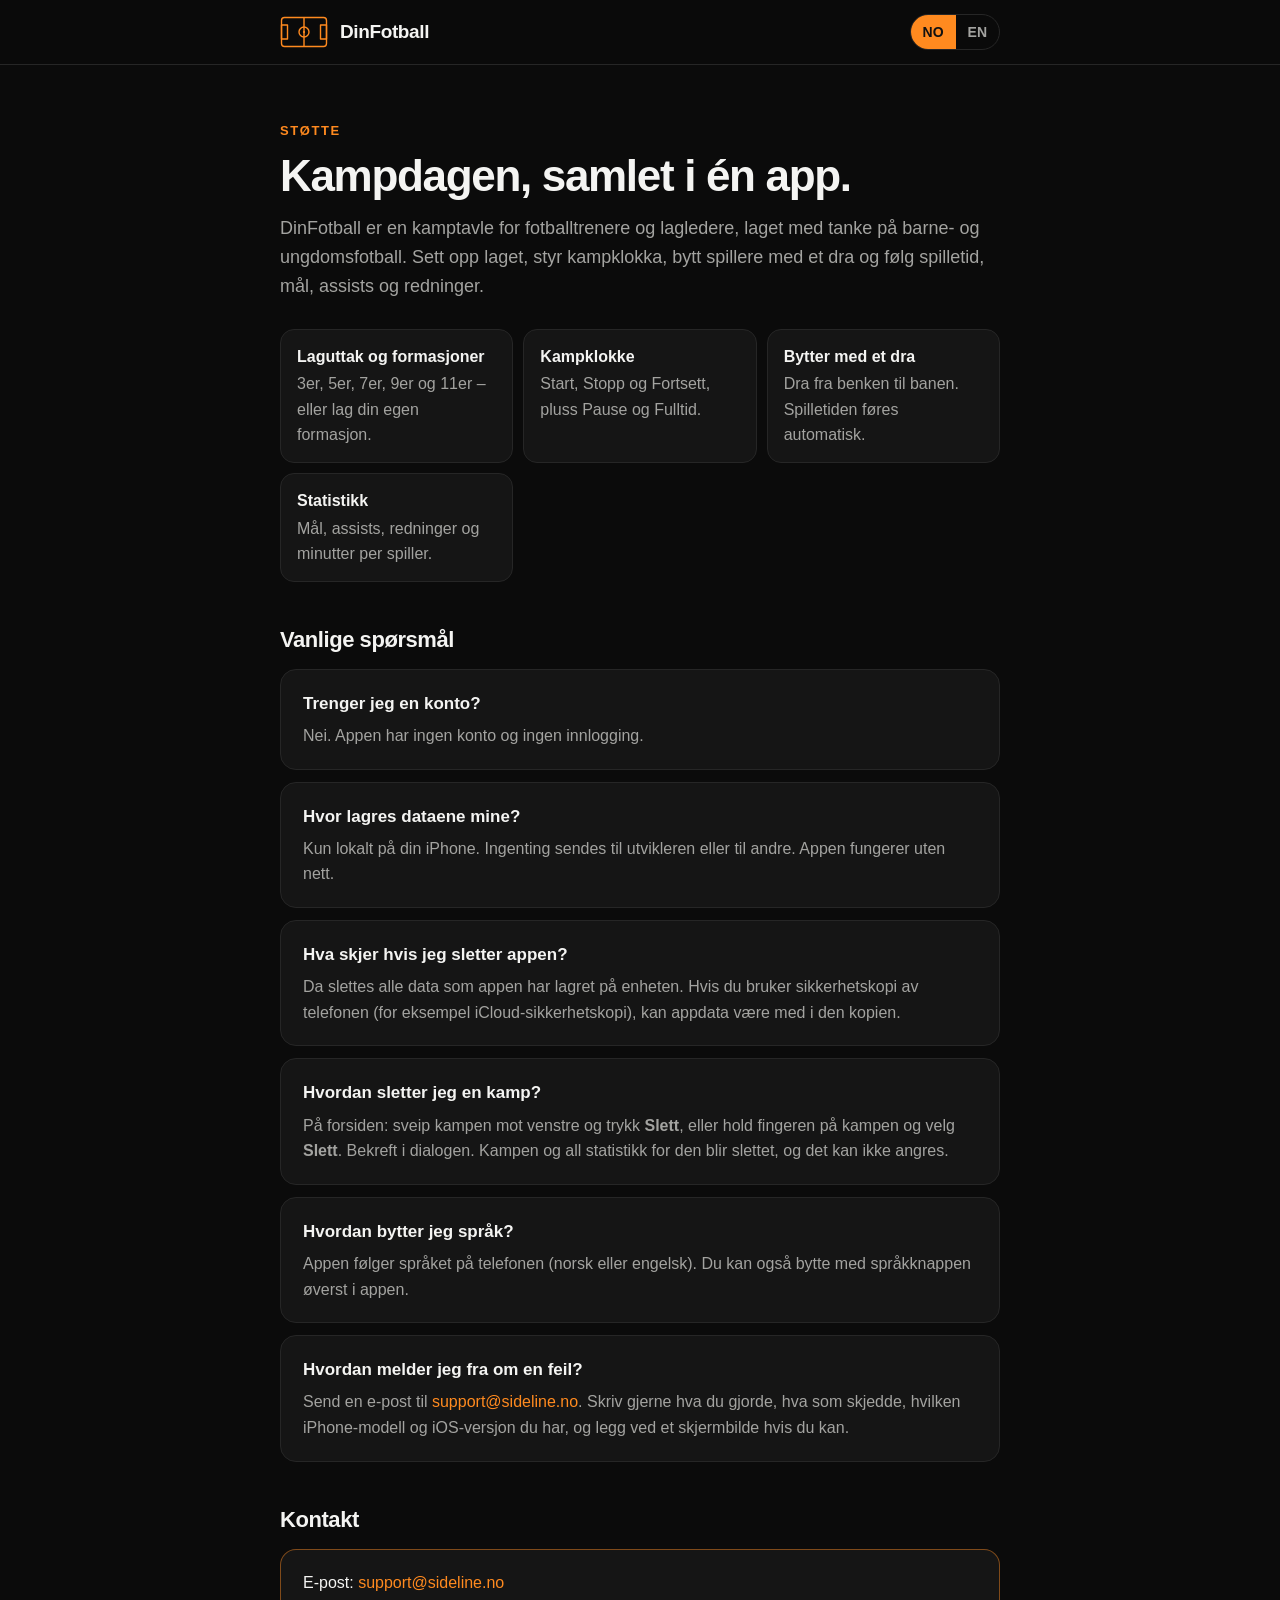
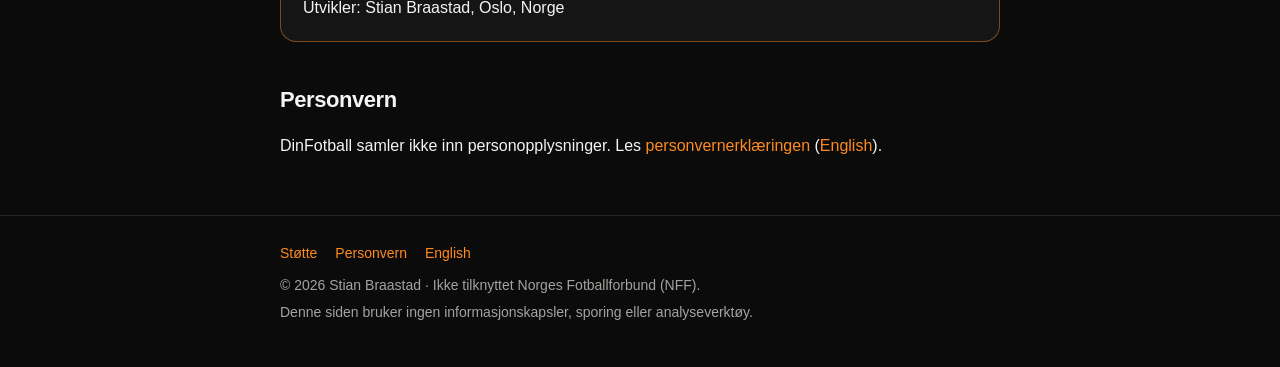
<file: index.html>
<!doctype html>
<html lang="no">
<head>
<meta charset="utf-8">
<meta name="viewport" content="width=device-width,initial-scale=1,viewport-fit=cover">
<title>DinFotball – støtte</title>
<meta name="description" content="Støtte og kontakt for DinFotball, kamptavla for fotballtrenere og lagledere.">
<meta name="theme-color" content="#0B0B0B">
<meta name="color-scheme" content="dark">
<meta name="referrer" content="no-referrer">
<link rel="stylesheet" href="style.css">
<link rel="icon" href="data:image/svg+xml,%3Csvg xmlns='http://www.w3.org/2000/svg' viewBox='0 0 48 32'%3E%3Crect width='48' height='32' rx='5' fill='%230B0B0B'/%3E%3Cg fill='none' stroke='%23FF8A1F' stroke-width='2'%3E%3Crect x='3' y='3' width='42' height='26' rx='3'/%3E%3Cline x1='24' y1='3' x2='24' y2='29'/%3E%3Ccircle cx='24' cy='16' r='5'/%3E%3C/g%3E%3C/svg%3E">
</head>
<body>
<header><div class="wrap bar">
<a class="brand" href="./"><svg class="logo" viewBox="0 0 48 32" width="48" height="32" aria-hidden="true" focusable="false"><g fill="none" stroke="#FF8A1F" stroke-width="1.4" stroke-linejoin="round"><rect x="1.5" y="1.5" width="45" height="29" rx="3"/><line x1="24" y1="1.5" x2="24" y2="30.5"/><circle cx="24" cy="16" r="5"/><rect x="1.5" y="9" width="6" height="14"/><rect x="40.5" y="9" width="6" height="14"/></g><circle cx="24" cy="16" r="1.1" fill="#FF8A1F"/></svg><span>DinFotball</span></a>
<nav class="lang" aria-label="Språk"><span>NO</span><a href="en.html" hreflang="en" lang="en">EN</a></nav>
</div></header>
<main class="wrap">

<section class="hero">
<p class="eyebrow">Støtte</p>
<h1>Kampdagen, samlet i én app.</h1>
<p class="lead">DinFotball er en kamptavle for fotballtrenere og lagledere, laget med tanke på barne- og ungdomsfotball. Sett opp laget, styr kampklokka, bytt spillere med et dra og følg spilletid, mål, assists og redninger.</p>
</section>
<ul class="features">
<li><strong>Laguttak og formasjoner</strong>3er, 5er, 7er, 9er og 11er – eller lag din egen formasjon.</li>
<li><strong>Kampklokke</strong>Start, Stopp og Fortsett, pluss Pause og Fulltid.</li>
<li><strong>Bytter med et dra</strong>Dra fra benken til banen. Spilletiden føres automatisk.</li>
<li><strong>Statistikk</strong>Mål, assists, redninger og minutter per spiller.</li>
</ul>
<h2>Vanlige spørsmål</h2>
<div class="faq">
<div class="card"><h3>Trenger jeg en konto?</h3><p>Nei. Appen har ingen konto og ingen innlogging.</p></div>
<div class="card"><h3>Hvor lagres dataene mine?</h3><p>Kun lokalt på din iPhone. Ingenting sendes til utvikleren eller til andre. Appen fungerer uten nett.</p></div>
<div class="card"><h3>Hva skjer hvis jeg sletter appen?</h3><p>Da slettes alle data som appen har lagret på enheten. Hvis du bruker sikkerhetskopi av telefonen (for eksempel iCloud-sikkerhetskopi), kan appdata være med i den kopien.</p></div>
<div class="card"><h3>Hvordan sletter jeg en kamp?</h3><p>På forsiden: sveip kampen mot venstre og trykk <strong>Slett</strong>, eller hold fingeren på kampen og velg <strong>Slett</strong>. Bekreft i dialogen. Kampen og all statistikk for den blir slettet, og det kan ikke angres.</p></div>
<div class="card"><h3>Hvordan bytter jeg språk?</h3><p>Appen følger språket på telefonen (norsk eller engelsk). Du kan også bytte med språkknappen øverst i appen.</p></div>
<div class="card"><h3>Hvordan melder jeg fra om en feil?</h3><p>Send en e-post til <a href="mailto:support@sideline.no">support@sideline.no</a>. Skriv gjerne hva du gjorde, hva som skjedde, hvilken iPhone-modell og iOS-versjon du har, og legg ved et skjermbilde hvis du kan.</p></div>
</div>
<h2>Kontakt</h2>
<div class="card contact"><p style="margin:0">E-post: <a href="mailto:support@sideline.no">support@sideline.no</a><br>Utvikler: Stian Braastad, Oslo, Norge</p></div>
<h2>Personvern</h2>
<p>DinFotball samler ikke inn personopplysninger. Les <a href="personvern.html">personvernerklæringen</a> (<a href="privacy.html" hreflang="en">English</a>).</p>

</main>
<footer><div class="wrap">
<nav><a href="./">Støtte</a><a href="personvern.html">Personvern</a><a href="en.html">English</a></nav>
<p>© 2026 Stian Braastad · Ikke tilknyttet Norges Fotballforbund (NFF).</p>
<p>Denne siden bruker ingen informasjonskapsler, sporing eller analyseverktøy.</p>
</div></footer>
</body>
</html>
</file>
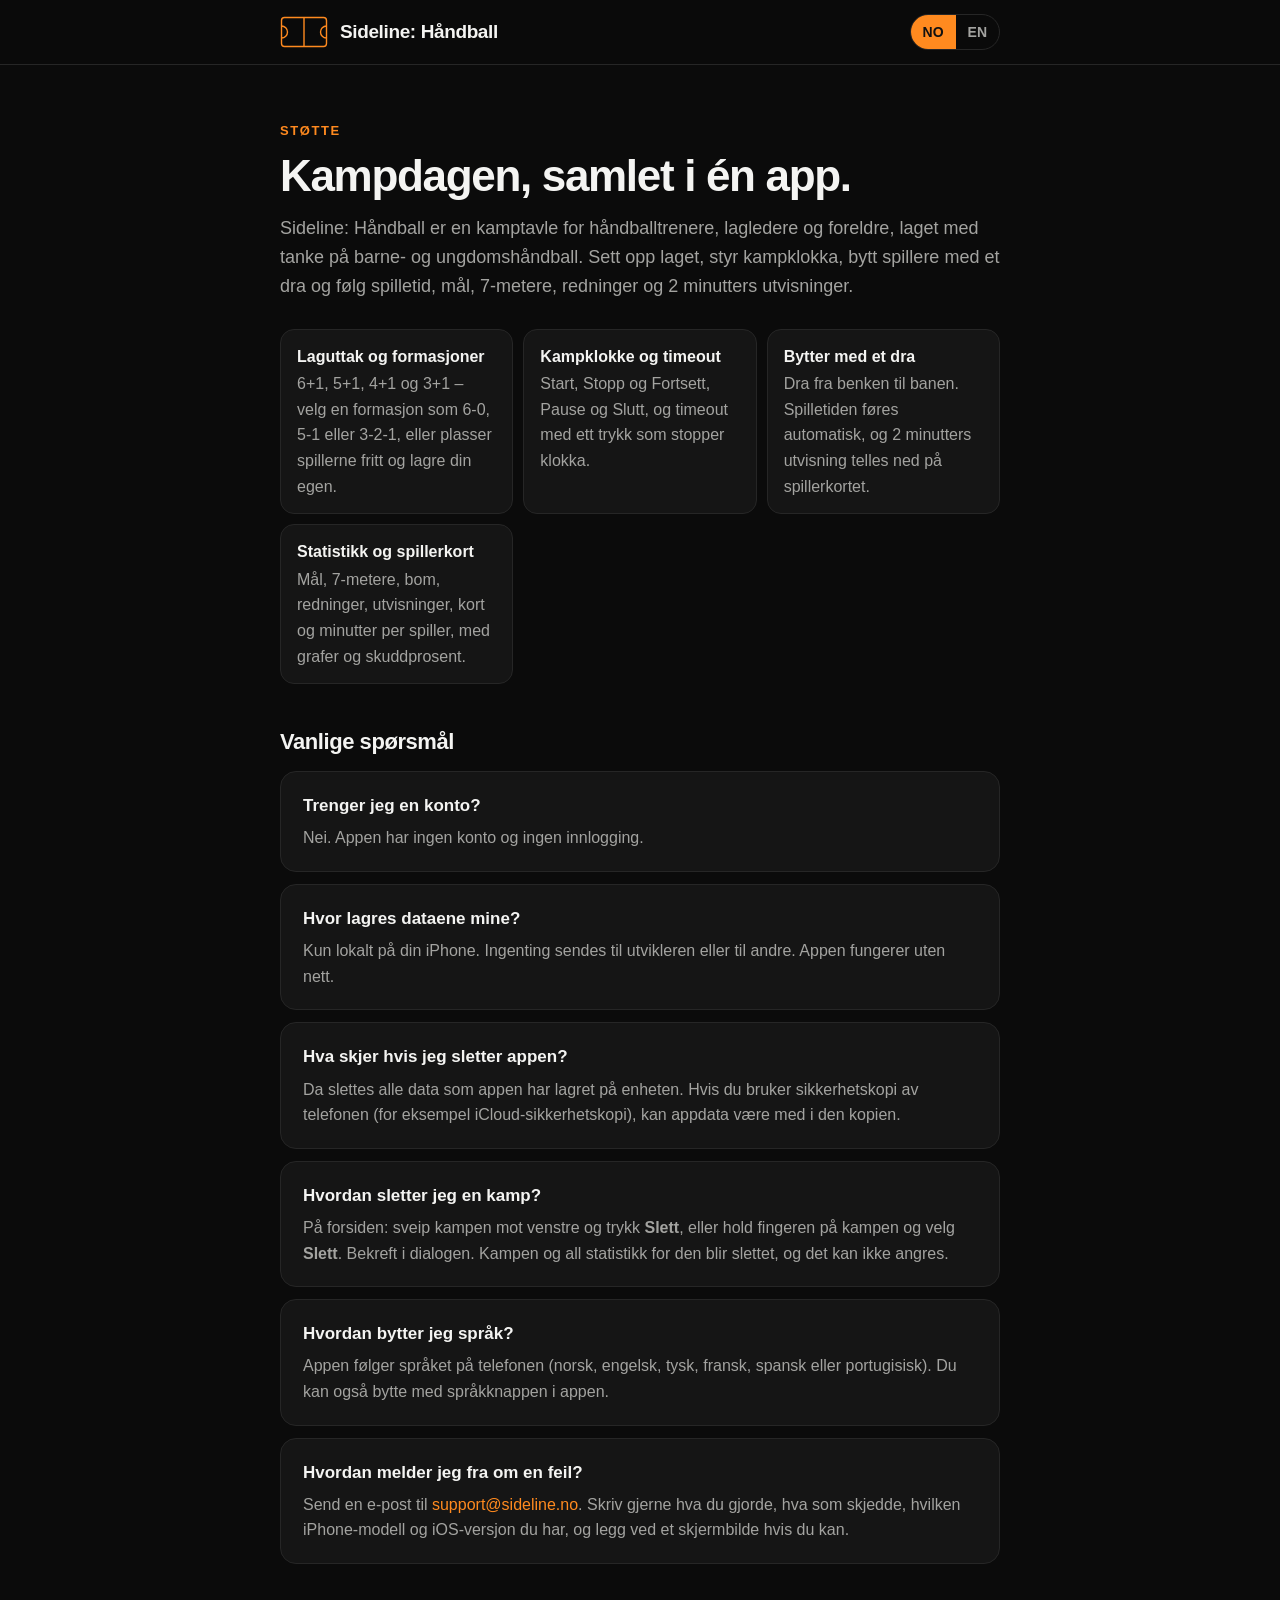
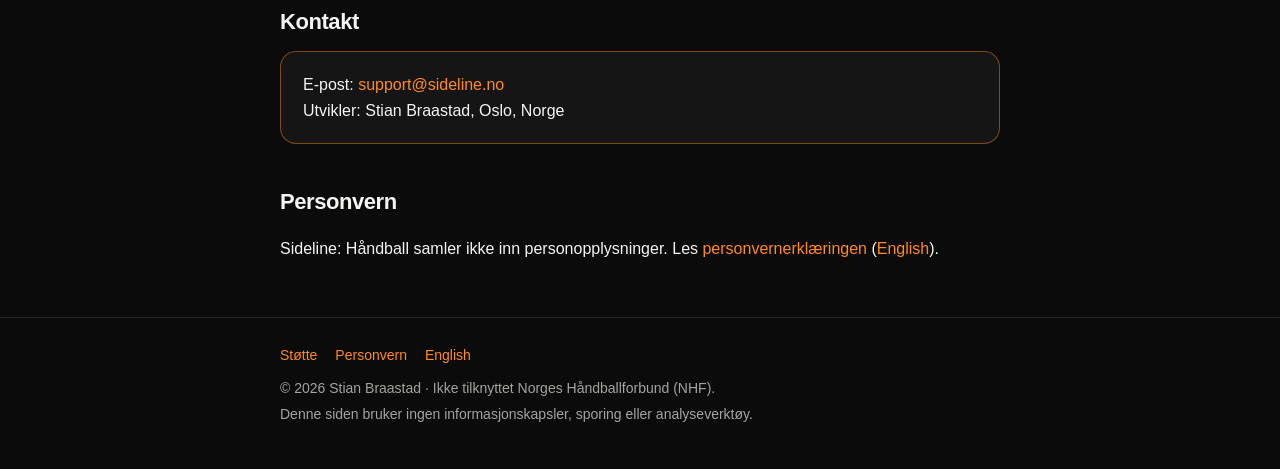
<file: handball/index.html>
<!doctype html>
<html lang="no">
<head>
<meta charset="utf-8">
<meta name="viewport" content="width=device-width,initial-scale=1,viewport-fit=cover">
<title>Sideline: Håndball – støtte</title>
<meta name="description" content="Støtte og kontakt for Sideline: Håndball, kamptavla for håndballtrenere og lagledere.">
<meta name="theme-color" content="#0B0B0B">
<meta name="color-scheme" content="dark">
<meta name="referrer" content="no-referrer">
<link rel="stylesheet" href="../style.css">
<link rel="icon" href="data:image/svg+xml,%3Csvg xmlns='http://www.w3.org/2000/svg' viewBox='0 0 48 32'%3E%3Crect width='48' height='32' rx='5' fill='%230B0B0B'/%3E%3Cg fill='none' stroke='%23FF8A1F' stroke-width='2'%3E%3Crect x='3' y='3' width='42' height='26' rx='3'/%3E%3Cline x1='24' y1='3' x2='24' y2='29'/%3E%3Ccircle cx='24' cy='16' r='5'/%3E%3C/g%3E%3C/svg%3E">
</head>
<body>
<header><div class="wrap bar">
<a class="brand" href="./"><svg class="logo" viewBox="0 0 48 32" width="48" height="32" aria-hidden="true" focusable="false"><g fill="none" stroke="#FF8A1F" stroke-width="1.4" stroke-linejoin="round"><rect x="1.5" y="1.5" width="45" height="29" rx="3"/><line x1="24" y1="1.5" x2="24" y2="30.5"/><path d="M1.5 10 A6 6 0 0 1 7.5 16 A6 6 0 0 1 1.5 22"/><path d="M46.5 10 A6 6 0 0 0 40.5 16 A6 6 0 0 0 46.5 22"/></g></svg><span>Sideline: Håndball</span></a>
<nav class="lang" aria-label="Språk"><span>NO</span><a href="en.html" hreflang="en" lang="en">EN</a></nav>
</div></header>
<main class="wrap">
<section class="hero">
<p class="eyebrow">Støtte</p>
<h1>Kampdagen, samlet i én app.</h1>
<p class="lead">Sideline: Håndball er en kamptavle for håndballtrenere, lagledere og foreldre, laget med tanke på barne- og ungdomshåndball. Sett opp laget, styr kampklokka, bytt spillere med et dra og følg spilletid, mål, 7-metere, redninger og 2 minutters utvisninger.</p>
</section>
<ul class="features">
<li><strong>Laguttak og formasjoner</strong>6+1, 5+1, 4+1 og 3+1 – velg en formasjon som 6-0, 5-1 eller 3-2-1, eller plasser spillerne fritt og lagre din egen.</li>
<li><strong>Kampklokke og timeout</strong>Start, Stopp og Fortsett, Pause og Slutt, og timeout med ett trykk som stopper klokka.</li>
<li><strong>Bytter med et dra</strong>Dra fra benken til banen. Spilletiden føres automatisk, og 2 minutters utvisning telles ned på spillerkortet.</li>
<li><strong>Statistikk og spillerkort</strong>Mål, 7-metere, bom, redninger, utvisninger, kort og minutter per spiller, med grafer og skuddprosent.</li>
</ul>
<h2>Vanlige spørsmål</h2>
<div class="faq">
<div class="card"><h3>Trenger jeg en konto?</h3><p>Nei. Appen har ingen konto og ingen innlogging.</p></div>
<div class="card"><h3>Hvor lagres dataene mine?</h3><p>Kun lokalt på din iPhone. Ingenting sendes til utvikleren eller til andre. Appen fungerer uten nett.</p></div>
<div class="card"><h3>Hva skjer hvis jeg sletter appen?</h3><p>Da slettes alle data som appen har lagret på enheten. Hvis du bruker sikkerhetskopi av telefonen (for eksempel iCloud-sikkerhetskopi), kan appdata være med i den kopien.</p></div>
<div class="card"><h3>Hvordan sletter jeg en kamp?</h3><p>På forsiden: sveip kampen mot venstre og trykk <strong>Slett</strong>, eller hold fingeren på kampen og velg <strong>Slett</strong>. Bekreft i dialogen. Kampen og all statistikk for den blir slettet, og det kan ikke angres.</p></div>
<div class="card"><h3>Hvordan bytter jeg språk?</h3><p>Appen følger språket på telefonen (norsk, engelsk, tysk, fransk, spansk eller portugisisk). Du kan også bytte med språkknappen i appen.</p></div>
<div class="card"><h3>Hvordan melder jeg fra om en feil?</h3><p>Send en e-post til <a href="mailto:support@sideline.no">support@sideline.no</a>. Skriv gjerne hva du gjorde, hva som skjedde, hvilken iPhone-modell og iOS-versjon du har, og legg ved et skjermbilde hvis du kan.</p></div>
</div>
<h2>Kontakt</h2>
<div class="card contact"><p style="margin:0">E-post: <a href="mailto:support@sideline.no">support@sideline.no</a><br>Utvikler: Stian Braastad, Oslo, Norge</p></div>
<h2>Personvern</h2>
<p>Sideline: Håndball samler ikke inn personopplysninger. Les <a href="personvern.html">personvernerklæringen</a> (<a href="privacy.html" hreflang="en">English</a>).</p>
</main>
<footer><div class="wrap">
<nav><a href="./">Støtte</a><a href="personvern.html">Personvern</a><a href="en.html">English</a></nav>
<p>© 2026 Stian Braastad · Ikke tilknyttet Norges Håndballforbund (NHF).</p>
<p>Denne siden bruker ingen informasjonskapsler, sporing eller analyseverktøy.</p>
</div></footer>
</body>
</html>
</file>
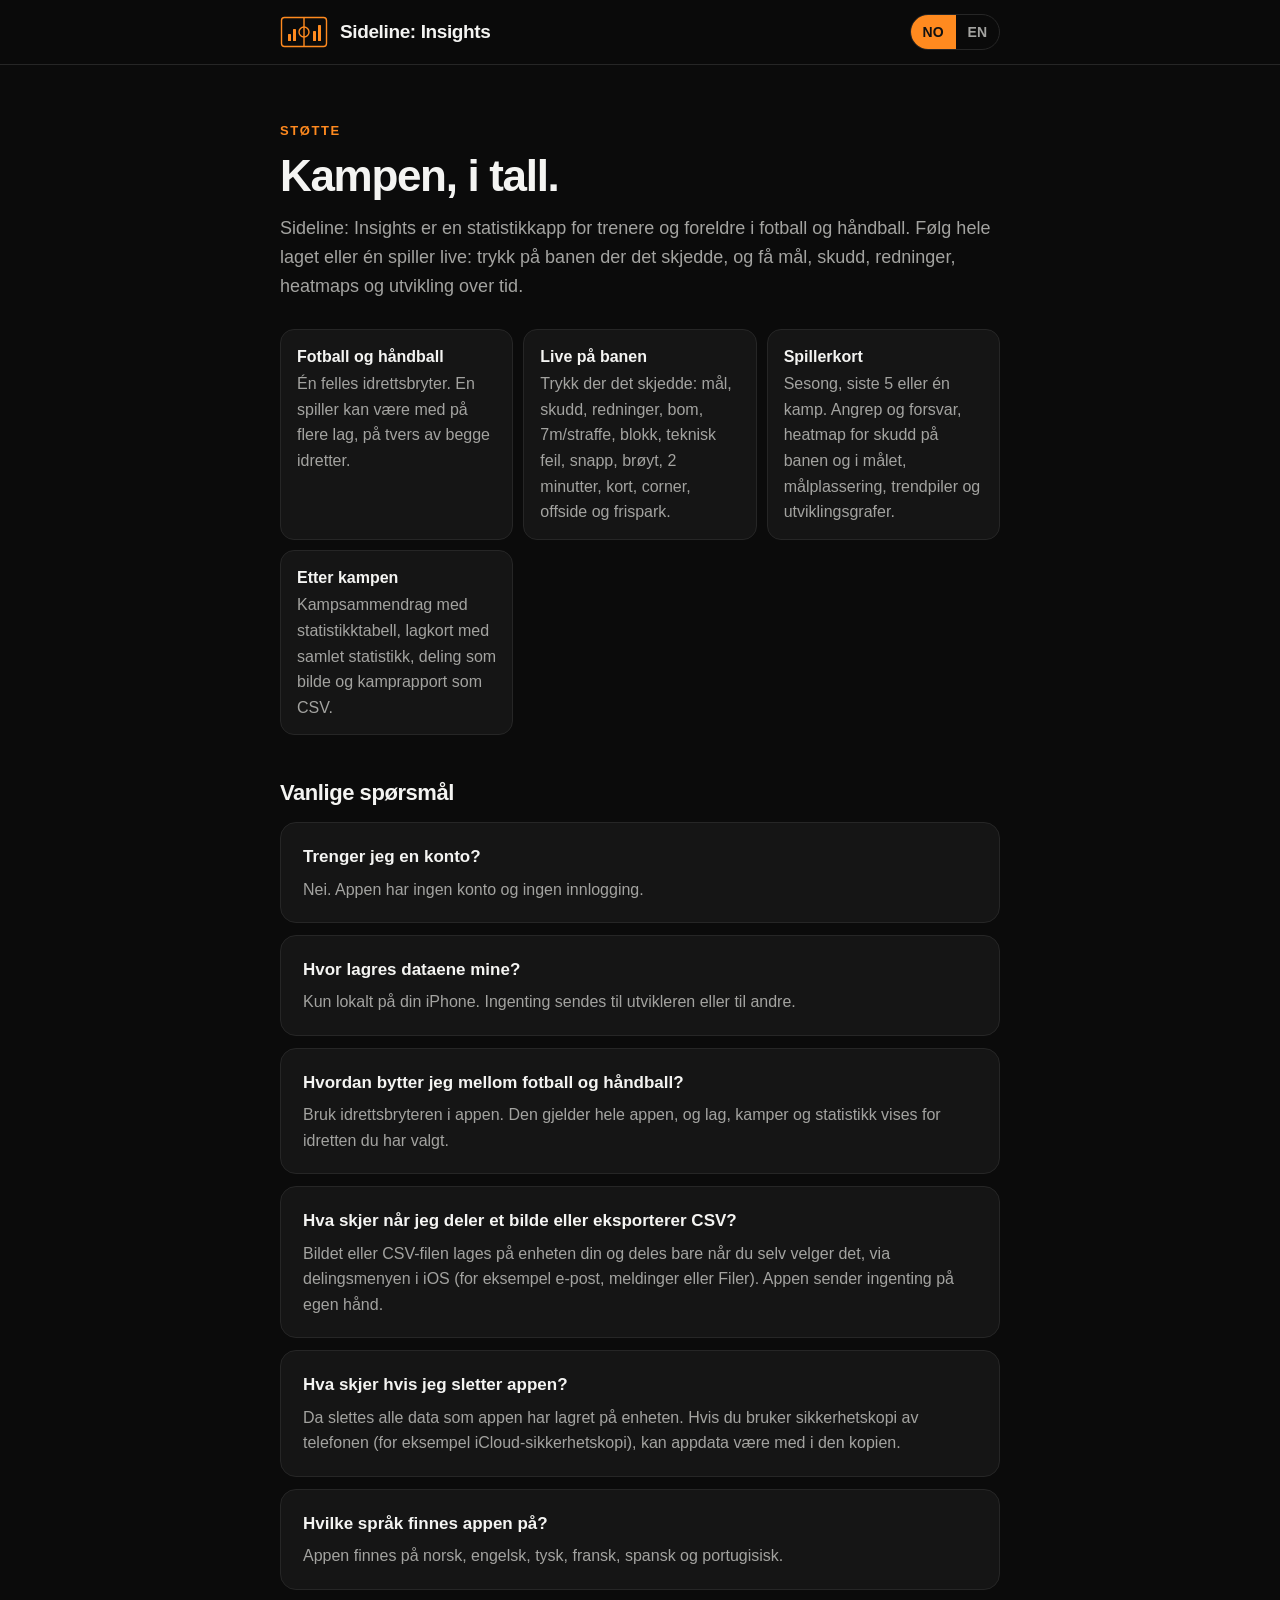
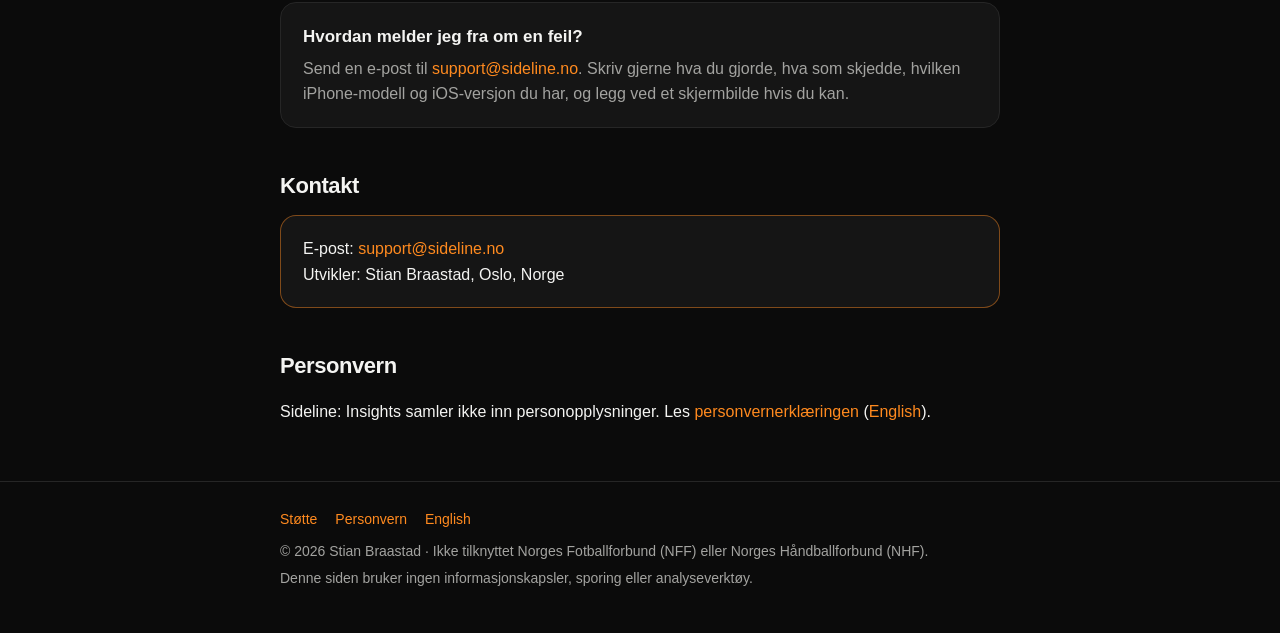
<file: insights/index.html>
<!doctype html>
<html lang="no">
<head>
<meta charset="utf-8">
<meta name="viewport" content="width=device-width,initial-scale=1,viewport-fit=cover">
<title>Sideline: Insights – støtte</title>
<meta name="description" content="Støtte og kontakt for Sideline: Insights, statistikkappen for trenere og foreldre i fotball og håndball.">
<meta name="theme-color" content="#0B0B0B">
<meta name="color-scheme" content="dark">
<meta name="referrer" content="no-referrer">
<link rel="stylesheet" href="../style.css">
<link rel="icon" href="data:image/svg+xml,%3Csvg xmlns='http://www.w3.org/2000/svg' viewBox='0 0 48 32'%3E%3Crect width='48' height='32' rx='5' fill='%230B0B0B'/%3E%3Cg fill='none' stroke='%23FF8A1F' stroke-width='2'%3E%3Crect x='3' y='3' width='42' height='26' rx='3'/%3E%3Cline x1='24' y1='3' x2='24' y2='29'/%3E%3Ccircle cx='24' cy='16' r='5'/%3E%3C/g%3E%3C/svg%3E">
</head>
<body>
<header><div class="wrap bar">
<a class="brand" href="./"><svg class="logo" viewBox="0 0 48 32" width="48" height="32" aria-hidden="true" focusable="false"><g fill="none" stroke="#FF8A1F" stroke-width="1.4" stroke-linejoin="round"><rect x="1.5" y="1.5" width="45" height="29" rx="3"/><line x1="24" y1="1.5" x2="24" y2="30.5"/><circle cx="24" cy="16" r="5"/></g><g fill="#FF8A1F"><rect x="8" y="18" width="3" height="7" rx=".6"/><rect x="13" y="13" width="3" height="12" rx=".6"/><rect x="33" y="15" width="3" height="10" rx=".6"/><rect x="38" y="9" width="3" height="16" rx=".6"/></g></svg><span>Sideline: Insights</span></a>
<nav class="lang" aria-label="Språk"><span>NO</span><a href="en.html" hreflang="en" lang="en">EN</a></nav>
</div></header>
<main class="wrap">
<section class="hero">
<p class="eyebrow">Støtte</p>
<h1>Kampen, i tall.</h1>
<p class="lead">Sideline: Insights er en statistikkapp for trenere og foreldre i fotball og håndball. Følg hele laget eller én spiller live: trykk på banen der det skjedde, og få mål, skudd, redninger, heatmaps og utvikling over tid.</p>
</section>
<ul class="features">
<li><strong>Fotball og håndball</strong>Én felles idrettsbryter. En spiller kan være med på flere lag, på tvers av begge idretter.</li>
<li><strong>Live på banen</strong>Trykk der det skjedde: mål, skudd, redninger, bom, 7m/straffe, blokk, teknisk feil, snapp, brøyt, 2 minutter, kort, corner, offside og frispark.</li>
<li><strong>Spillerkort</strong>Sesong, siste 5 eller én kamp. Angrep og forsvar, heatmap for skudd på banen og i målet, målplassering, trendpiler og utviklingsgrafer.</li>
<li><strong>Etter kampen</strong>Kampsammendrag med statistikktabell, lagkort med samlet statistikk, deling som bilde og kamprapport som CSV.</li>
</ul>
<h2>Vanlige spørsmål</h2>
<div class="faq">
<div class="card"><h3>Trenger jeg en konto?</h3><p>Nei. Appen har ingen konto og ingen innlogging.</p></div>
<div class="card"><h3>Hvor lagres dataene mine?</h3><p>Kun lokalt på din iPhone. Ingenting sendes til utvikleren eller til andre.</p></div>
<div class="card"><h3>Hvordan bytter jeg mellom fotball og håndball?</h3><p>Bruk idrettsbryteren i appen. Den gjelder hele appen, og lag, kamper og statistikk vises for idretten du har valgt.</p></div>
<div class="card"><h3>Hva skjer når jeg deler et bilde eller eksporterer CSV?</h3><p>Bildet eller CSV-filen lages på enheten din og deles bare når du selv velger det, via delingsmenyen i iOS (for eksempel e-post, meldinger eller Filer). Appen sender ingenting på egen hånd.</p></div>
<div class="card"><h3>Hva skjer hvis jeg sletter appen?</h3><p>Da slettes alle data som appen har lagret på enheten. Hvis du bruker sikkerhetskopi av telefonen (for eksempel iCloud-sikkerhetskopi), kan appdata være med i den kopien.</p></div>
<div class="card"><h3>Hvilke språk finnes appen på?</h3><p>Appen finnes på norsk, engelsk, tysk, fransk, spansk og portugisisk.</p></div>
<div class="card"><h3>Hvordan melder jeg fra om en feil?</h3><p>Send en e-post til <a href="mailto:support@sideline.no">support@sideline.no</a>. Skriv gjerne hva du gjorde, hva som skjedde, hvilken iPhone-modell og iOS-versjon du har, og legg ved et skjermbilde hvis du kan.</p></div>
</div>
<h2>Kontakt</h2>
<div class="card contact"><p style="margin:0">E-post: <a href="mailto:support@sideline.no">support@sideline.no</a><br>Utvikler: Stian Braastad, Oslo, Norge</p></div>
<h2>Personvern</h2>
<p>Sideline: Insights samler ikke inn personopplysninger. Les <a href="personvern.html">personvernerklæringen</a> (<a href="privacy.html" hreflang="en">English</a>).</p>
</main>
<footer><div class="wrap">
<nav><a href="./">Støtte</a><a href="personvern.html">Personvern</a><a href="en.html">English</a></nav>
<p>© 2026 Stian Braastad · Ikke tilknyttet Norges Fotballforbund (NFF) eller Norges Håndballforbund (NHF).</p>
<p>Denne siden bruker ingen informasjonskapsler, sporing eller analyseverktøy.</p>
</div></footer>
</body>
</html>
</file>
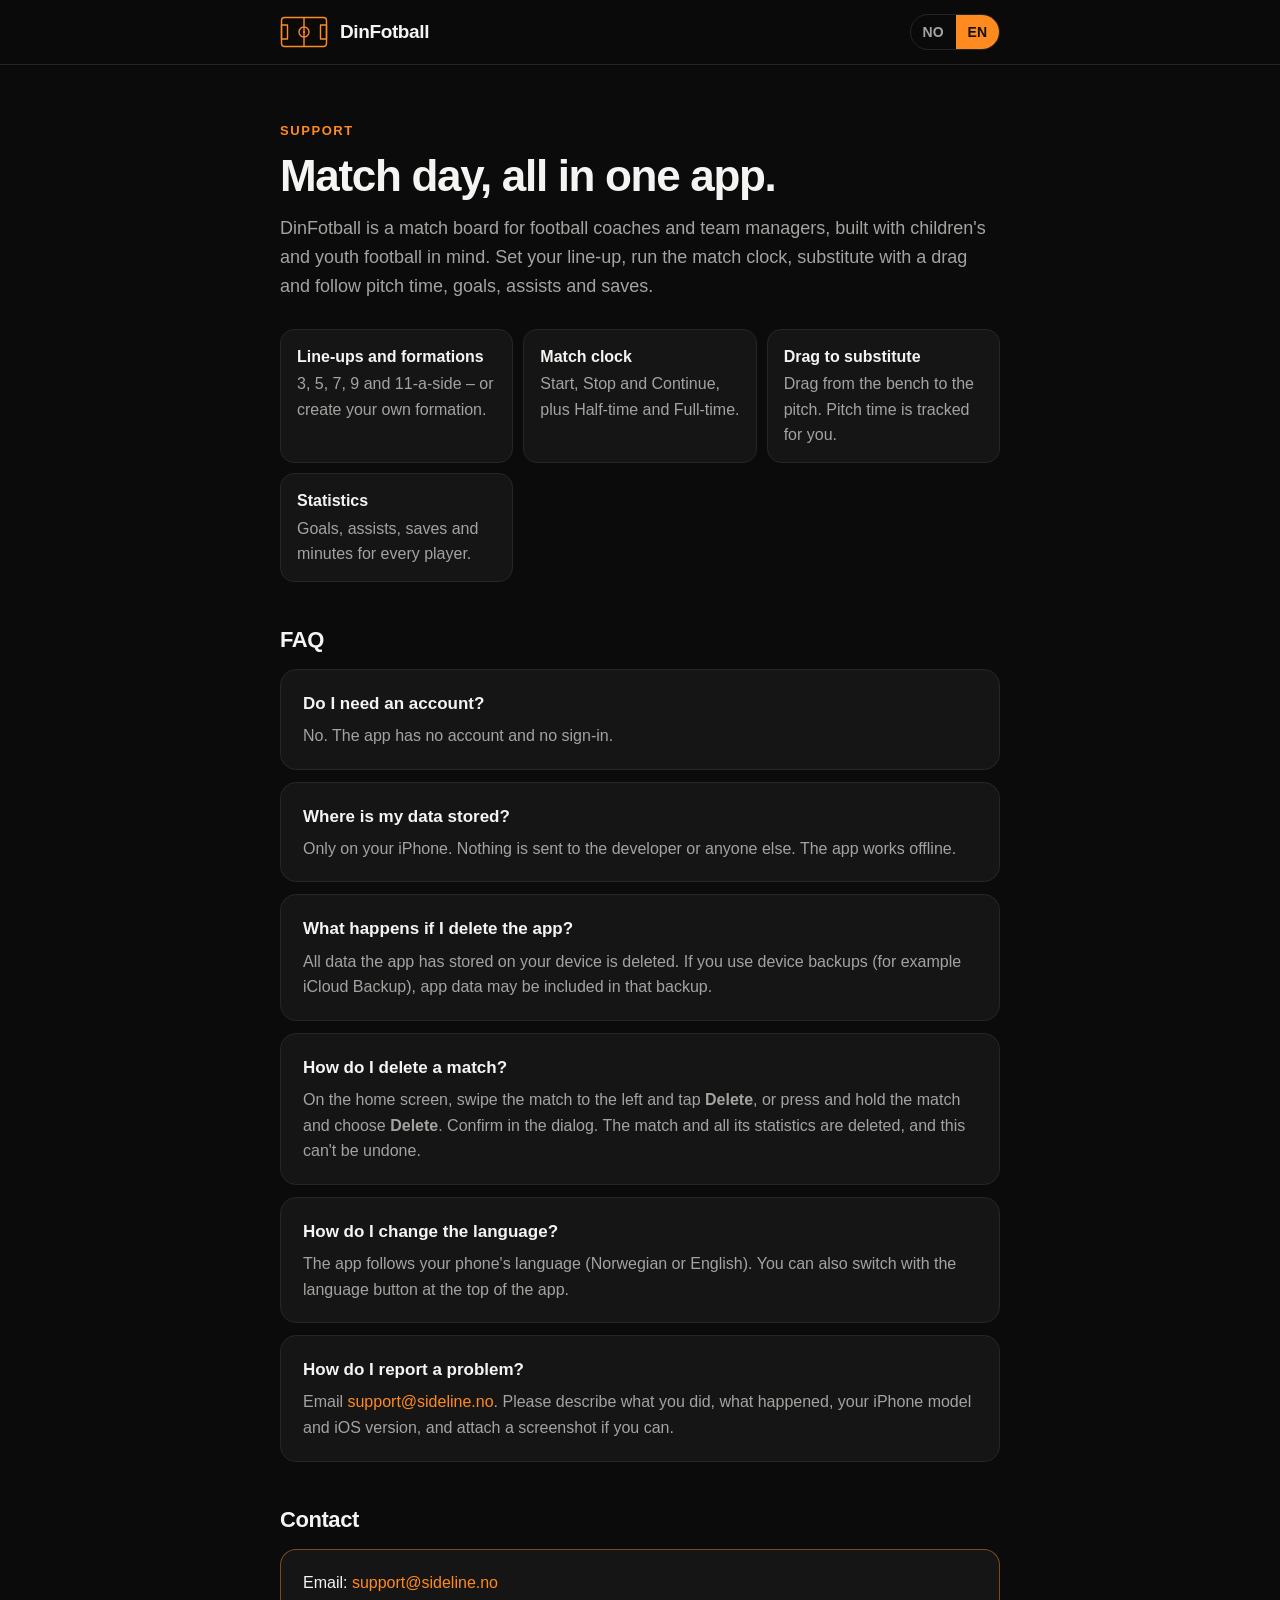
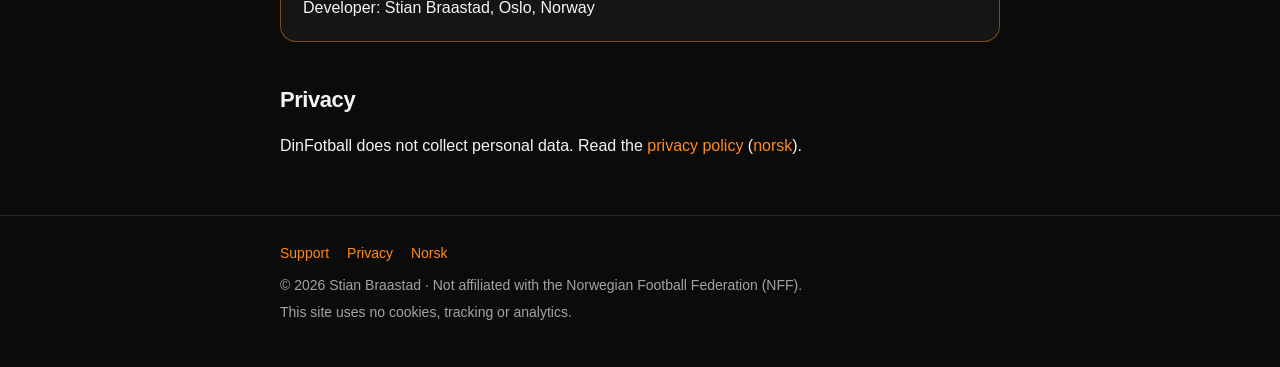
<file: en.html>
<!doctype html>
<html lang="en">
<head>
<meta charset="utf-8">
<meta name="viewport" content="width=device-width,initial-scale=1,viewport-fit=cover">
<title>DinFotball – support</title>
<meta name="description" content="Support and contact for DinFotball, the match board for football coaches and team managers.">
<meta name="theme-color" content="#0B0B0B">
<meta name="color-scheme" content="dark">
<meta name="referrer" content="no-referrer">
<link rel="stylesheet" href="style.css">
<link rel="icon" href="data:image/svg+xml,%3Csvg xmlns='http://www.w3.org/2000/svg' viewBox='0 0 48 32'%3E%3Crect width='48' height='32' rx='5' fill='%230B0B0B'/%3E%3Cg fill='none' stroke='%23FF8A1F' stroke-width='2'%3E%3Crect x='3' y='3' width='42' height='26' rx='3'/%3E%3Cline x1='24' y1='3' x2='24' y2='29'/%3E%3Ccircle cx='24' cy='16' r='5'/%3E%3C/g%3E%3C/svg%3E">
</head>
<body>
<header><div class="wrap bar">
<a class="brand" href="en.html"><svg class="logo" viewBox="0 0 48 32" width="48" height="32" aria-hidden="true" focusable="false"><g fill="none" stroke="#FF8A1F" stroke-width="1.4" stroke-linejoin="round"><rect x="1.5" y="1.5" width="45" height="29" rx="3"/><line x1="24" y1="1.5" x2="24" y2="30.5"/><circle cx="24" cy="16" r="5"/><rect x="1.5" y="9" width="6" height="14"/><rect x="40.5" y="9" width="6" height="14"/></g><circle cx="24" cy="16" r="1.1" fill="#FF8A1F"/></svg><span>DinFotball</span></a>
<nav class="lang" aria-label="Language"><a href="./" hreflang="no" lang="no">NO</a><span>EN</span></nav>
</div></header>
<main class="wrap">

<section class="hero">
<p class="eyebrow">Support</p>
<h1>Match day, all in one app.</h1>
<p class="lead">DinFotball is a match board for football coaches and team managers, built with children's and youth football in mind. Set your line-up, run the match clock, substitute with a drag and follow pitch time, goals, assists and saves.</p>
</section>
<ul class="features">
<li><strong>Line-ups and formations</strong>3, 5, 7, 9 and 11-a-side – or create your own formation.</li>
<li><strong>Match clock</strong>Start, Stop and Continue, plus Half-time and Full-time.</li>
<li><strong>Drag to substitute</strong>Drag from the bench to the pitch. Pitch time is tracked for you.</li>
<li><strong>Statistics</strong>Goals, assists, saves and minutes for every player.</li>
</ul>
<h2>FAQ</h2>
<div class="faq">
<div class="card"><h3>Do I need an account?</h3><p>No. The app has no account and no sign-in.</p></div>
<div class="card"><h3>Where is my data stored?</h3><p>Only on your iPhone. Nothing is sent to the developer or anyone else. The app works offline.</p></div>
<div class="card"><h3>What happens if I delete the app?</h3><p>All data the app has stored on your device is deleted. If you use device backups (for example iCloud Backup), app data may be included in that backup.</p></div>
<div class="card"><h3>How do I delete a match?</h3><p>On the home screen, swipe the match to the left and tap <strong>Delete</strong>, or press and hold the match and choose <strong>Delete</strong>. Confirm in the dialog. The match and all its statistics are deleted, and this can't be undone.</p></div>
<div class="card"><h3>How do I change the language?</h3><p>The app follows your phone's language (Norwegian or English). You can also switch with the language button at the top of the app.</p></div>
<div class="card"><h3>How do I report a problem?</h3><p>Email <a href="mailto:support@sideline.no">support@sideline.no</a>. Please describe what you did, what happened, your iPhone model and iOS version, and attach a screenshot if you can.</p></div>
</div>
<h2>Contact</h2>
<div class="card contact"><p style="margin:0">Email: <a href="mailto:support@sideline.no">support@sideline.no</a><br>Developer: Stian Braastad, Oslo, Norway</p></div>
<h2>Privacy</h2>
<p>DinFotball does not collect personal data. Read the <a href="privacy.html">privacy policy</a> (<a href="personvern.html" hreflang="no">norsk</a>).</p>

</main>
<footer><div class="wrap">
<nav><a href="en.html">Support</a><a href="privacy.html">Privacy</a><a href="./">Norsk</a></nav>
<p>© 2026 Stian Braastad · Not affiliated with the Norwegian Football Federation (NFF).</p>
<p>This site uses no cookies, tracking or analytics.</p>
</div></footer>
</body>
</html>
</file>
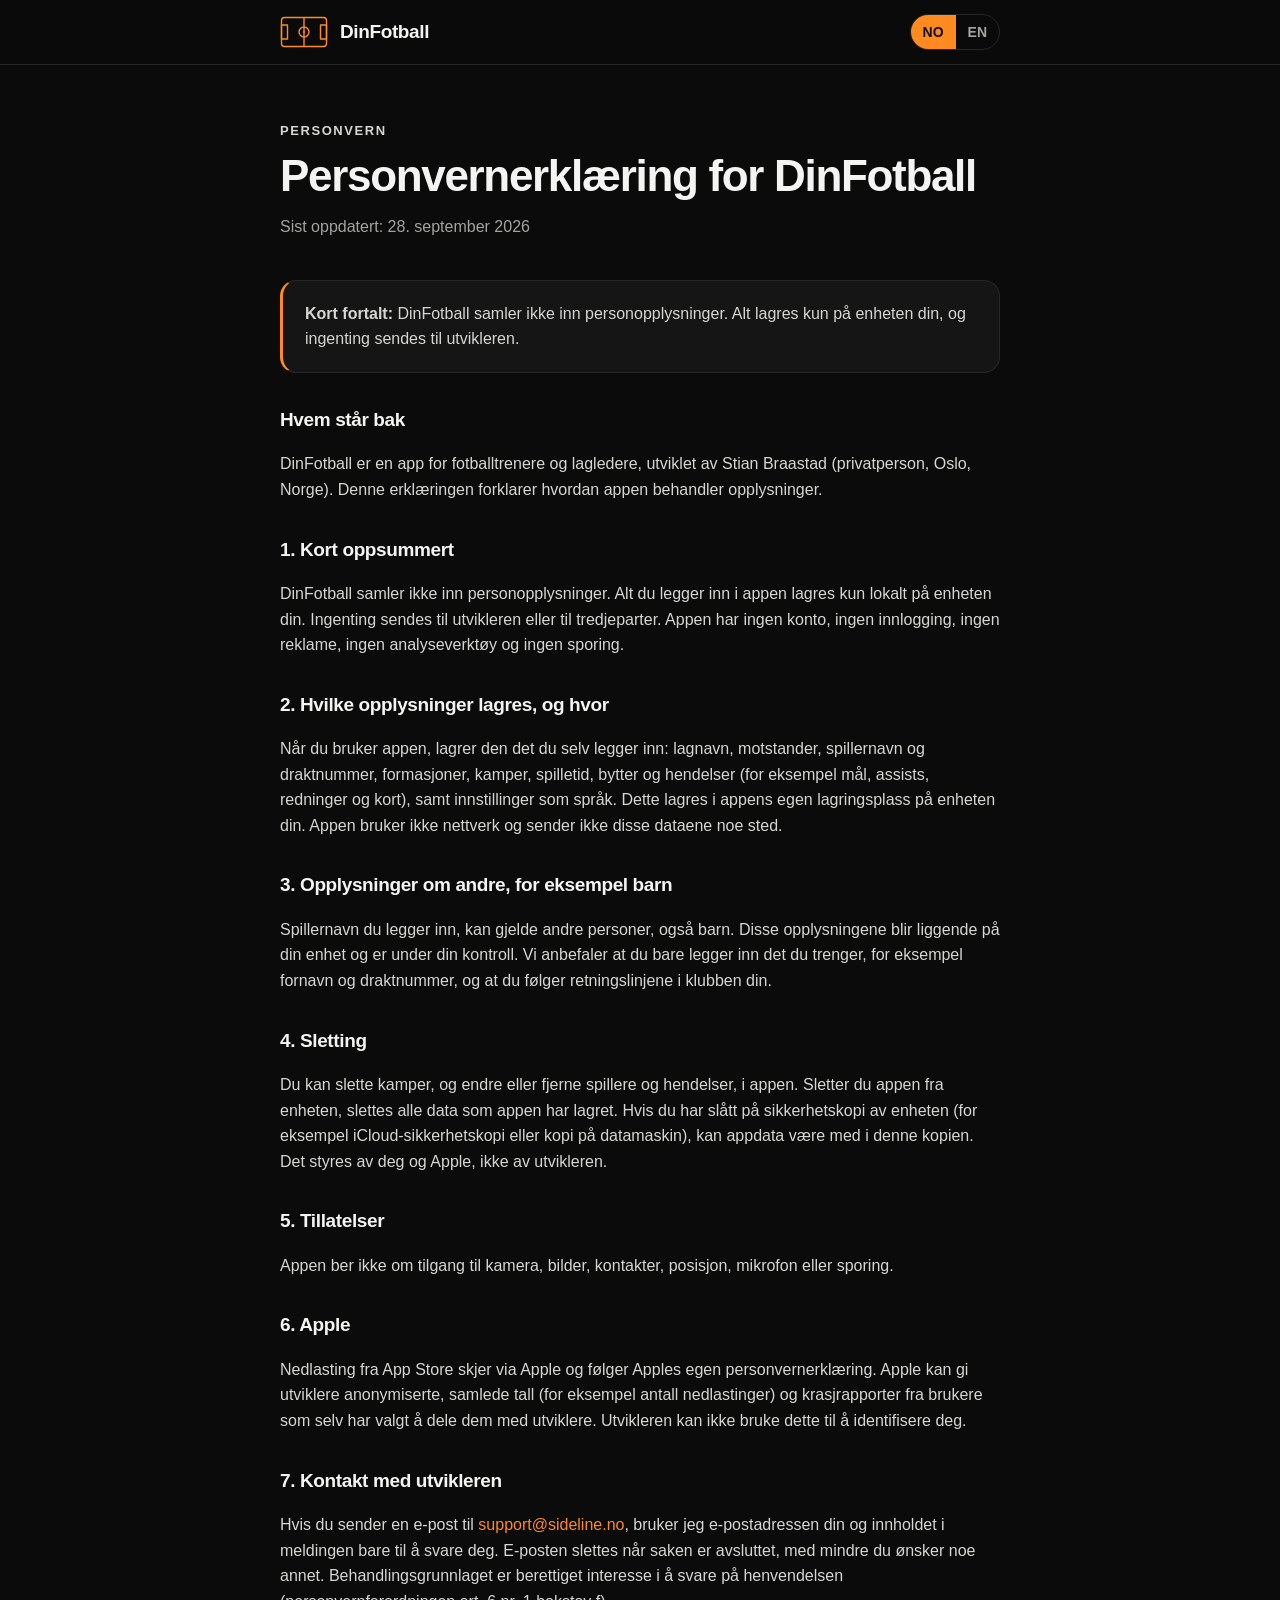
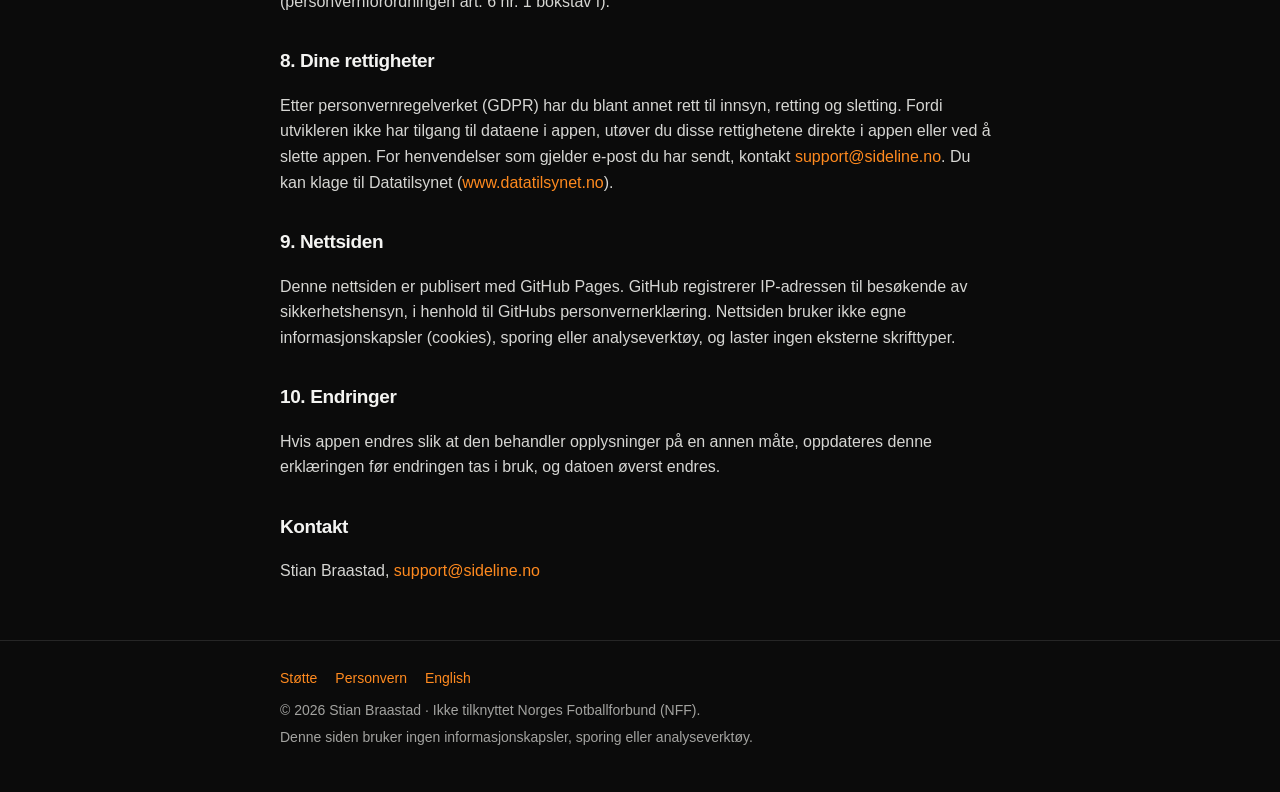
<file: personvern.html>
<!doctype html>
<html lang="no">
<head>
<meta charset="utf-8">
<meta name="viewport" content="width=device-width,initial-scale=1,viewport-fit=cover">
<title>Personvernerklæring – DinFotball</title>
<meta name="description" content="Personvernerklæring for appen DinFotball.">
<meta name="theme-color" content="#0B0B0B">
<meta name="color-scheme" content="dark">
<meta name="referrer" content="no-referrer">
<link rel="stylesheet" href="style.css">
<link rel="icon" href="data:image/svg+xml,%3Csvg xmlns='http://www.w3.org/2000/svg' viewBox='0 0 48 32'%3E%3Crect width='48' height='32' rx='5' fill='%230B0B0B'/%3E%3Cg fill='none' stroke='%23FF8A1F' stroke-width='2'%3E%3Crect x='3' y='3' width='42' height='26' rx='3'/%3E%3Cline x1='24' y1='3' x2='24' y2='29'/%3E%3Ccircle cx='24' cy='16' r='5'/%3E%3C/g%3E%3C/svg%3E">
</head>
<body>
<header><div class="wrap bar">
<a class="brand" href="./"><svg class="logo" viewBox="0 0 48 32" width="48" height="32" aria-hidden="true" focusable="false"><g fill="none" stroke="#FF8A1F" stroke-width="1.4" stroke-linejoin="round"><rect x="1.5" y="1.5" width="45" height="29" rx="3"/><line x1="24" y1="1.5" x2="24" y2="30.5"/><circle cx="24" cy="16" r="5"/><rect x="1.5" y="9" width="6" height="14"/><rect x="40.5" y="9" width="6" height="14"/></g><circle cx="24" cy="16" r="1.1" fill="#FF8A1F"/></svg><span>DinFotball</span></a>
<nav class="lang" aria-label="Språk"><span>NO</span><a href="privacy.html" hreflang="en" lang="en">EN</a></nav>
</div></header>
<main class="wrap">
<section class="hero policy"><p class="eyebrow">Personvern</p><h1>Personvernerklæring for DinFotball</h1><p class="meta">Sist oppdatert: 28. september 2026</p></section>
<div class="card summary policy"><p style="margin:0"><strong>Kort fortalt:</strong> DinFotball samler ikke inn personopplysninger. Alt lagres kun på enheten din, og ingenting sendes til utvikleren.</p></div>
<article class="policy">
<h2>Hvem står bak</h2>
<p>DinFotball er en app for fotballtrenere og lagledere, utviklet av Stian Braastad (privatperson, Oslo, Norge). Denne erklæringen forklarer hvordan appen behandler opplysninger.</p>
<h2>1. Kort oppsummert</h2>
<p>DinFotball samler ikke inn personopplysninger. Alt du legger inn i appen lagres kun lokalt på enheten din. Ingenting sendes til utvikleren eller til tredjeparter. Appen har ingen konto, ingen innlogging, ingen reklame, ingen analyseverktøy og ingen sporing.</p>
<h2>2. Hvilke opplysninger lagres, og hvor</h2>
<p>Når du bruker appen, lagrer den det du selv legger inn: lagnavn, motstander, spillernavn og draktnummer, formasjoner, kamper, spilletid, bytter og hendelser (for eksempel mål, assists, redninger og kort), samt innstillinger som språk. Dette lagres i appens egen lagringsplass på enheten din. Appen bruker ikke nettverk og sender ikke disse dataene noe sted.</p>
<h2>3. Opplysninger om andre, for eksempel barn</h2>
<p>Spillernavn du legger inn, kan gjelde andre personer, også barn. Disse opplysningene blir liggende på din enhet og er under din kontroll. Vi anbefaler at du bare legger inn det du trenger, for eksempel fornavn og draktnummer, og at du følger retningslinjene i klubben din.</p>
<h2>4. Sletting</h2>
<p>Du kan slette kamper, og endre eller fjerne spillere og hendelser, i appen. Sletter du appen fra enheten, slettes alle data som appen har lagret. Hvis du har slått på sikkerhetskopi av enheten (for eksempel iCloud-sikkerhetskopi eller kopi på datamaskin), kan appdata være med i denne kopien. Det styres av deg og Apple, ikke av utvikleren.</p>
<h2>5. Tillatelser</h2>
<p>Appen ber ikke om tilgang til kamera, bilder, kontakter, posisjon, mikrofon eller sporing.</p>
<h2>6. Apple</h2>
<p>Nedlasting fra App Store skjer via Apple og følger Apples egen personvernerklæring. Apple kan gi utviklere anonymiserte, samlede tall (for eksempel antall nedlastinger) og krasjrapporter fra brukere som selv har valgt å dele dem med utviklere. Utvikleren kan ikke bruke dette til å identifisere deg.</p>
<h2>7. Kontakt med utvikleren</h2>
<p>Hvis du sender en e-post til <a href="mailto:support@sideline.no">support@sideline.no</a>, bruker jeg e-postadressen din og innholdet i meldingen bare til å svare deg. E-posten slettes når saken er avsluttet, med mindre du ønsker noe annet. Behandlingsgrunnlaget er berettiget interesse i å svare på henvendelsen (personvernforordningen art. 6 nr. 1 bokstav f).</p>
<h2>8. Dine rettigheter</h2>
<p>Etter personvernregelverket (GDPR) har du blant annet rett til innsyn, retting og sletting. Fordi utvikleren ikke har tilgang til dataene i appen, utøver du disse rettighetene direkte i appen eller ved å slette appen. For henvendelser som gjelder e-post du har sendt, kontakt <a href="mailto:support@sideline.no">support@sideline.no</a>. Du kan klage til Datatilsynet (<a href="https://www.datatilsynet.no">www.datatilsynet.no</a>).</p>
<h2>9. Nettsiden</h2>
<p>Denne nettsiden er publisert med GitHub Pages. GitHub registrerer IP-adressen til besøkende av sikkerhetshensyn, i henhold til GitHubs personvernerklæring. Nettsiden bruker ikke egne informasjonskapsler (cookies), sporing eller analyseverktøy, og laster ingen eksterne skrifttyper.</p>
<h2>10. Endringer</h2>
<p>Hvis appen endres slik at den behandler opplysninger på en annen måte, oppdateres denne erklæringen før endringen tas i bruk, og datoen øverst endres.</p>
<h2>Kontakt</h2>
<p>Stian Braastad, <a href="mailto:support@sideline.no">support@sideline.no</a></p>
</article>
</main>
<footer><div class="wrap">
<nav><a href="./">Støtte</a><a href="personvern.html">Personvern</a><a href="privacy.html">English</a></nav>
<p>© 2026 Stian Braastad · Ikke tilknyttet Norges Fotballforbund (NFF).</p>
<p>Denne siden bruker ingen informasjonskapsler, sporing eller analyseverktøy.</p>
</div></footer>
</body>
</html>
</file>
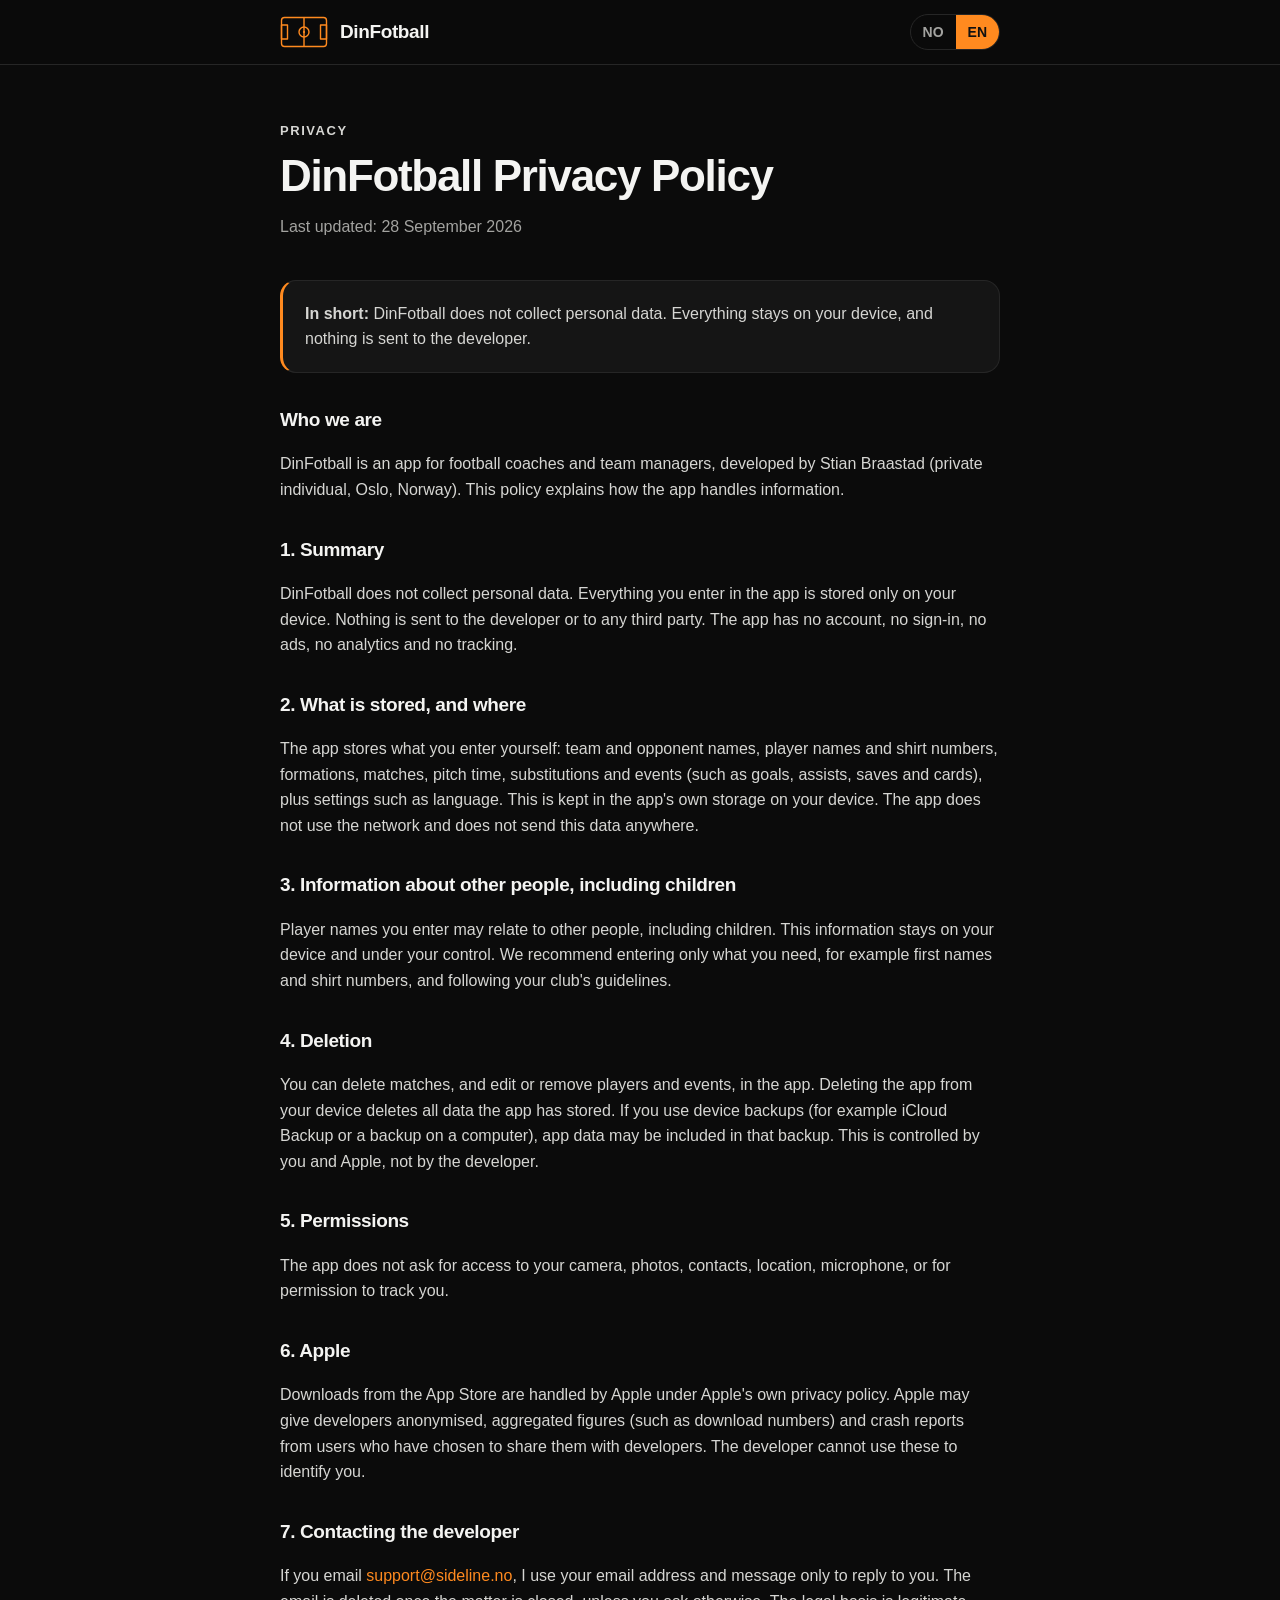
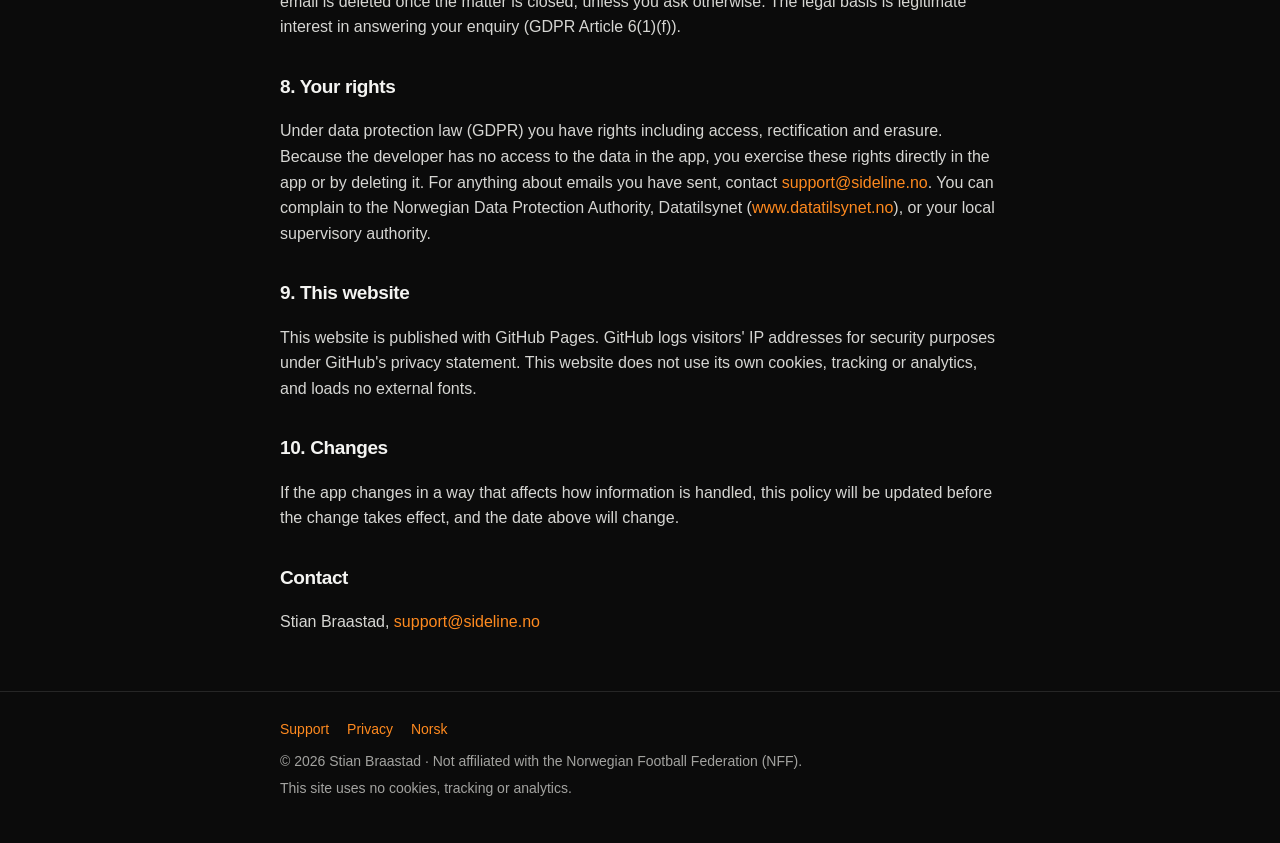
<file: privacy.html>
<!doctype html>
<html lang="en">
<head>
<meta charset="utf-8">
<meta name="viewport" content="width=device-width,initial-scale=1,viewport-fit=cover">
<title>Privacy Policy – DinFotball</title>
<meta name="description" content="Privacy policy for the DinFotball app.">
<meta name="theme-color" content="#0B0B0B">
<meta name="color-scheme" content="dark">
<meta name="referrer" content="no-referrer">
<link rel="stylesheet" href="style.css">
<link rel="icon" href="data:image/svg+xml,%3Csvg xmlns='http://www.w3.org/2000/svg' viewBox='0 0 48 32'%3E%3Crect width='48' height='32' rx='5' fill='%230B0B0B'/%3E%3Cg fill='none' stroke='%23FF8A1F' stroke-width='2'%3E%3Crect x='3' y='3' width='42' height='26' rx='3'/%3E%3Cline x1='24' y1='3' x2='24' y2='29'/%3E%3Ccircle cx='24' cy='16' r='5'/%3E%3C/g%3E%3C/svg%3E">
</head>
<body>
<header><div class="wrap bar">
<a class="brand" href="en.html"><svg class="logo" viewBox="0 0 48 32" width="48" height="32" aria-hidden="true" focusable="false"><g fill="none" stroke="#FF8A1F" stroke-width="1.4" stroke-linejoin="round"><rect x="1.5" y="1.5" width="45" height="29" rx="3"/><line x1="24" y1="1.5" x2="24" y2="30.5"/><circle cx="24" cy="16" r="5"/><rect x="1.5" y="9" width="6" height="14"/><rect x="40.5" y="9" width="6" height="14"/></g><circle cx="24" cy="16" r="1.1" fill="#FF8A1F"/></svg><span>DinFotball</span></a>
<nav class="lang" aria-label="Language"><a href="personvern.html" hreflang="no" lang="no">NO</a><span>EN</span></nav>
</div></header>
<main class="wrap">
<section class="hero policy"><p class="eyebrow">Privacy</p><h1>DinFotball Privacy Policy</h1><p class="meta">Last updated: 28 September 2026</p></section>
<div class="card summary policy"><p style="margin:0"><strong>In short:</strong> DinFotball does not collect personal data. Everything stays on your device, and nothing is sent to the developer.</p></div>
<article class="policy">
<h2>Who we are</h2>
<p>DinFotball is an app for football coaches and team managers, developed by Stian Braastad (private individual, Oslo, Norway). This policy explains how the app handles information.</p>
<h2>1. Summary</h2>
<p>DinFotball does not collect personal data. Everything you enter in the app is stored only on your device. Nothing is sent to the developer or to any third party. The app has no account, no sign-in, no ads, no analytics and no tracking.</p>
<h2>2. What is stored, and where</h2>
<p>The app stores what you enter yourself: team and opponent names, player names and shirt numbers, formations, matches, pitch time, substitutions and events (such as goals, assists, saves and cards), plus settings such as language. This is kept in the app's own storage on your device. The app does not use the network and does not send this data anywhere.</p>
<h2>3. Information about other people, including children</h2>
<p>Player names you enter may relate to other people, including children. This information stays on your device and under your control. We recommend entering only what you need, for example first names and shirt numbers, and following your club's guidelines.</p>
<h2>4. Deletion</h2>
<p>You can delete matches, and edit or remove players and events, in the app. Deleting the app from your device deletes all data the app has stored. If you use device backups (for example iCloud Backup or a backup on a computer), app data may be included in that backup. This is controlled by you and Apple, not by the developer.</p>
<h2>5. Permissions</h2>
<p>The app does not ask for access to your camera, photos, contacts, location, microphone, or for permission to track you.</p>
<h2>6. Apple</h2>
<p>Downloads from the App Store are handled by Apple under Apple's own privacy policy. Apple may give developers anonymised, aggregated figures (such as download numbers) and crash reports from users who have chosen to share them with developers. The developer cannot use these to identify you.</p>
<h2>7. Contacting the developer</h2>
<p>If you email <a href="mailto:support@sideline.no">support@sideline.no</a>, I use your email address and message only to reply to you. The email is deleted once the matter is closed, unless you ask otherwise. The legal basis is legitimate interest in answering your enquiry (GDPR Article 6(1)(f)).</p>
<h2>8. Your rights</h2>
<p>Under data protection law (GDPR) you have rights including access, rectification and erasure. Because the developer has no access to the data in the app, you exercise these rights directly in the app or by deleting it. For anything about emails you have sent, contact <a href="mailto:support@sideline.no">support@sideline.no</a>. You can complain to the Norwegian Data Protection Authority, Datatilsynet (<a href="https://www.datatilsynet.no">www.datatilsynet.no</a>), or your local supervisory authority.</p>
<h2>9. This website</h2>
<p>This website is published with GitHub Pages. GitHub logs visitors' IP addresses for security purposes under GitHub's privacy statement. This website does not use its own cookies, tracking or analytics, and loads no external fonts.</p>
<h2>10. Changes</h2>
<p>If the app changes in a way that affects how information is handled, this policy will be updated before the change takes effect, and the date above will change.</p>
<h2>Contact</h2>
<p>Stian Braastad, <a href="mailto:support@sideline.no">support@sideline.no</a></p>
</article>
</main>
<footer><div class="wrap">
<nav><a href="en.html">Support</a><a href="privacy.html">Privacy</a><a href="personvern.html">Norsk</a></nav>
<p>© 2026 Stian Braastad · Not affiliated with the Norwegian Football Federation (NFF).</p>
<p>This site uses no cookies, tracking or analytics.</p>
</div></footer>
</body>
</html>
</file>
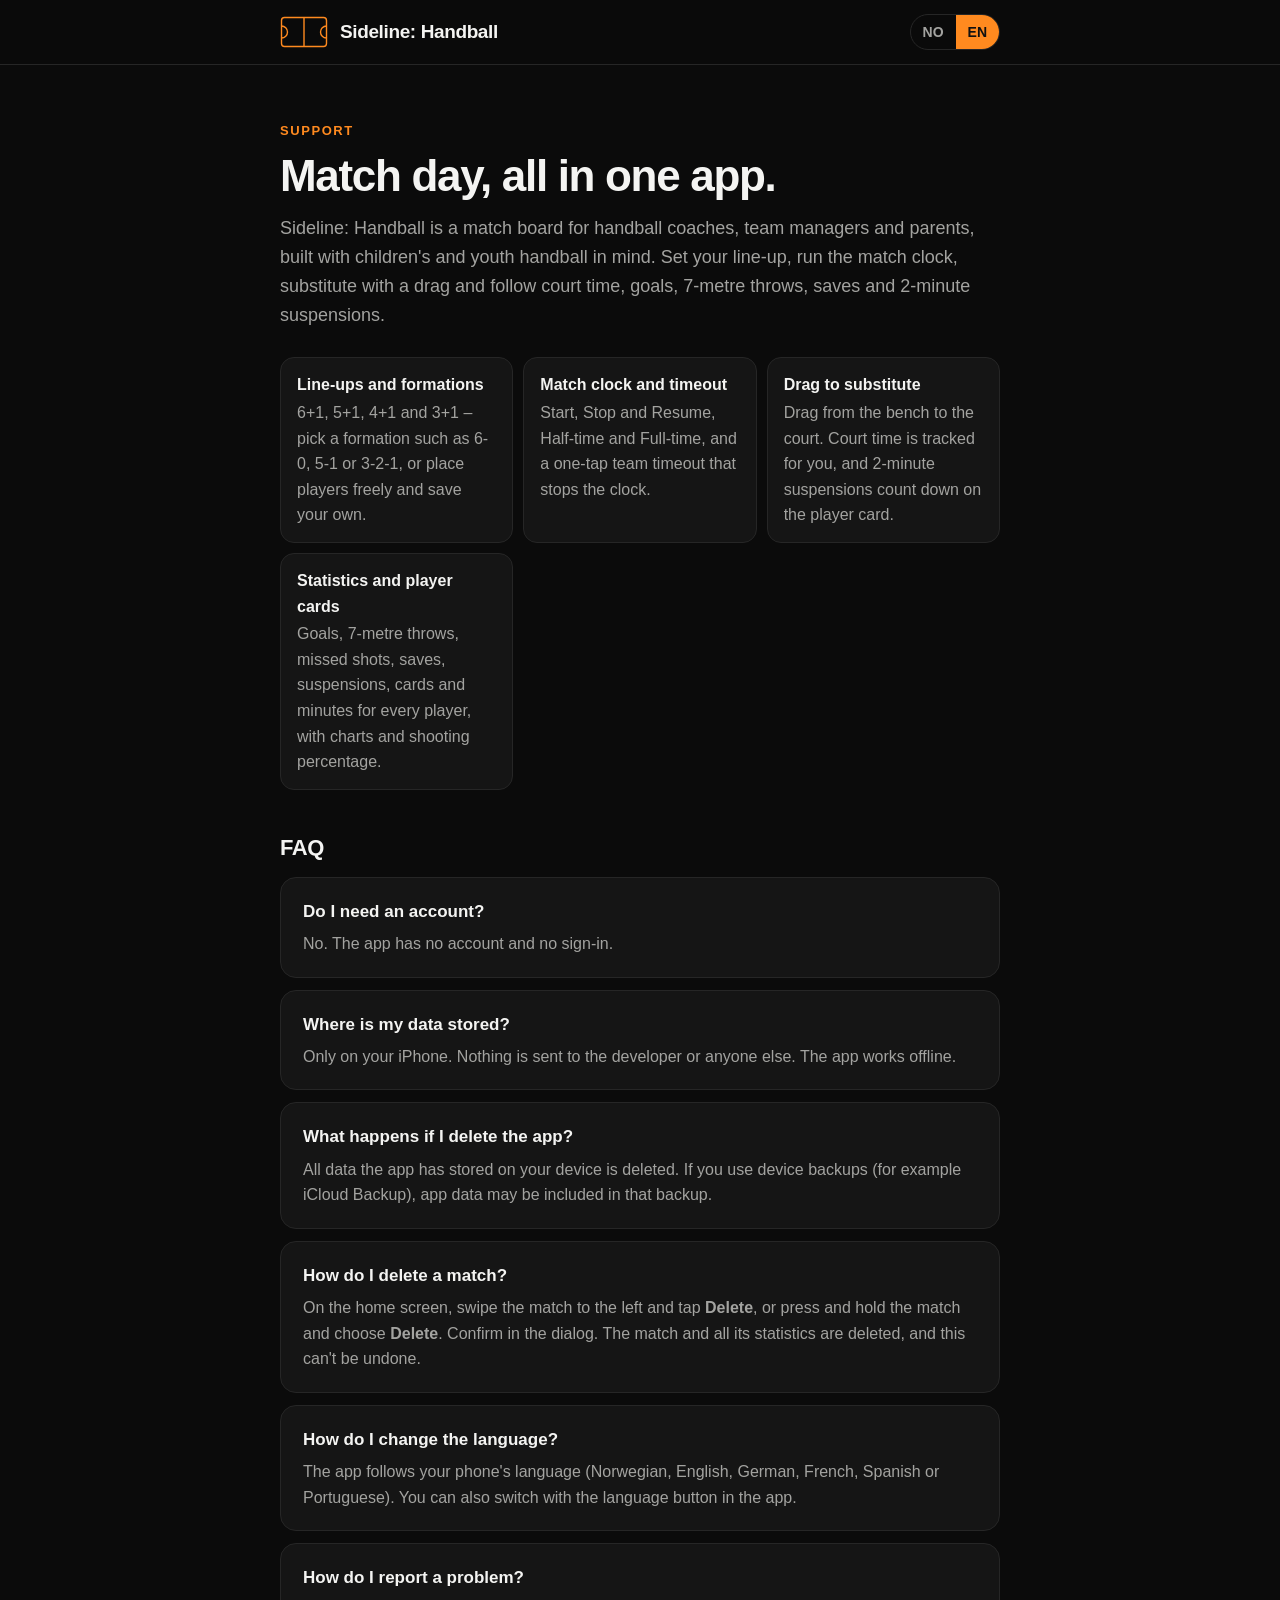
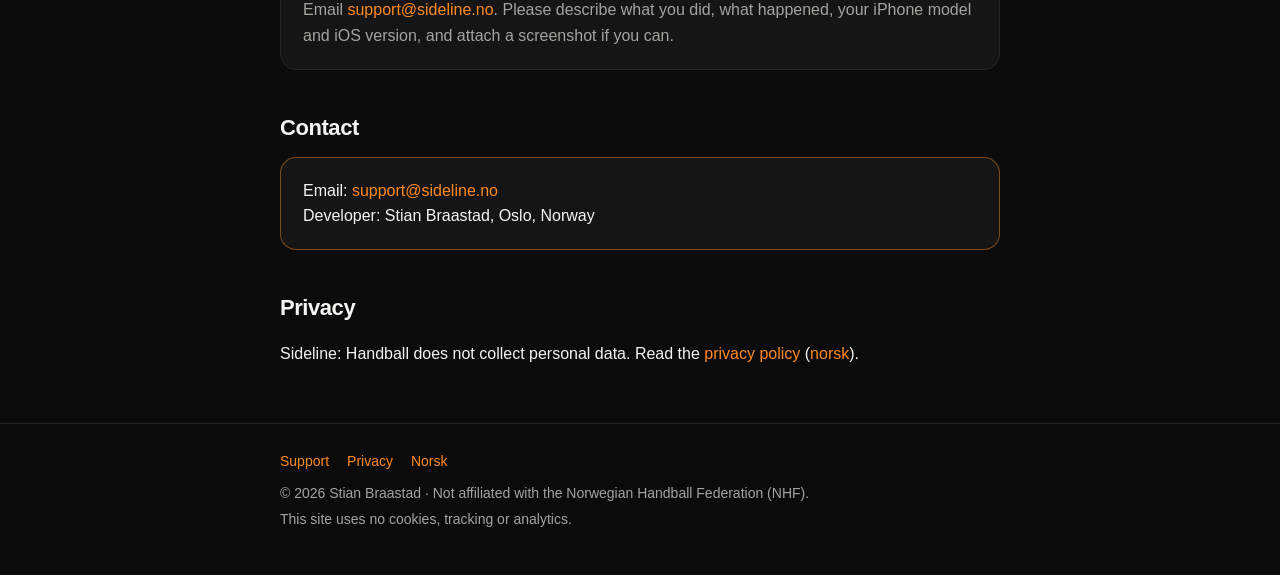
<file: handball/en.html>
<!doctype html>
<html lang="en">
<head>
<meta charset="utf-8">
<meta name="viewport" content="width=device-width,initial-scale=1,viewport-fit=cover">
<title>Sideline: Handball – support</title>
<meta name="description" content="Support and contact for Sideline: Handball, the match board for handball coaches and team managers.">
<meta name="theme-color" content="#0B0B0B">
<meta name="color-scheme" content="dark">
<meta name="referrer" content="no-referrer">
<link rel="stylesheet" href="../style.css">
<link rel="icon" href="data:image/svg+xml,%3Csvg xmlns='http://www.w3.org/2000/svg' viewBox='0 0 48 32'%3E%3Crect width='48' height='32' rx='5' fill='%230B0B0B'/%3E%3Cg fill='none' stroke='%23FF8A1F' stroke-width='2'%3E%3Crect x='3' y='3' width='42' height='26' rx='3'/%3E%3Cline x1='24' y1='3' x2='24' y2='29'/%3E%3Ccircle cx='24' cy='16' r='5'/%3E%3C/g%3E%3C/svg%3E">
</head>
<body>
<header><div class="wrap bar">
<a class="brand" href="en.html"><svg class="logo" viewBox="0 0 48 32" width="48" height="32" aria-hidden="true" focusable="false"><g fill="none" stroke="#FF8A1F" stroke-width="1.4" stroke-linejoin="round"><rect x="1.5" y="1.5" width="45" height="29" rx="3"/><line x1="24" y1="1.5" x2="24" y2="30.5"/><path d="M1.5 10 A6 6 0 0 1 7.5 16 A6 6 0 0 1 1.5 22"/><path d="M46.5 10 A6 6 0 0 0 40.5 16 A6 6 0 0 0 46.5 22"/></g></svg><span>Sideline: Handball</span></a>
<nav class="lang" aria-label="Language"><a href="./" hreflang="no" lang="no">NO</a><span>EN</span></nav>
</div></header>
<main class="wrap">
<section class="hero">
<p class="eyebrow">Support</p>
<h1>Match day, all in one app.</h1>
<p class="lead">Sideline: Handball is a match board for handball coaches, team managers and parents, built with children's and youth handball in mind. Set your line-up, run the match clock, substitute with a drag and follow court time, goals, 7-metre throws, saves and 2-minute suspensions.</p>
</section>
<ul class="features">
<li><strong>Line-ups and formations</strong>6+1, 5+1, 4+1 and 3+1 – pick a formation such as 6-0, 5-1 or 3-2-1, or place players freely and save your own.</li>
<li><strong>Match clock and timeout</strong>Start, Stop and Resume, Half-time and Full-time, and a one-tap team timeout that stops the clock.</li>
<li><strong>Drag to substitute</strong>Drag from the bench to the court. Court time is tracked for you, and 2-minute suspensions count down on the player card.</li>
<li><strong>Statistics and player cards</strong>Goals, 7-metre throws, missed shots, saves, suspensions, cards and minutes for every player, with charts and shooting percentage.</li>
</ul>
<h2>FAQ</h2>
<div class="faq">
<div class="card"><h3>Do I need an account?</h3><p>No. The app has no account and no sign-in.</p></div>
<div class="card"><h3>Where is my data stored?</h3><p>Only on your iPhone. Nothing is sent to the developer or anyone else. The app works offline.</p></div>
<div class="card"><h3>What happens if I delete the app?</h3><p>All data the app has stored on your device is deleted. If you use device backups (for example iCloud Backup), app data may be included in that backup.</p></div>
<div class="card"><h3>How do I delete a match?</h3><p>On the home screen, swipe the match to the left and tap <strong>Delete</strong>, or press and hold the match and choose <strong>Delete</strong>. Confirm in the dialog. The match and all its statistics are deleted, and this can't be undone.</p></div>
<div class="card"><h3>How do I change the language?</h3><p>The app follows your phone's language (Norwegian, English, German, French, Spanish or Portuguese). You can also switch with the language button in the app.</p></div>
<div class="card"><h3>How do I report a problem?</h3><p>Email <a href="mailto:support@sideline.no">support@sideline.no</a>. Please describe what you did, what happened, your iPhone model and iOS version, and attach a screenshot if you can.</p></div>
</div>
<h2>Contact</h2>
<div class="card contact"><p style="margin:0">Email: <a href="mailto:support@sideline.no">support@sideline.no</a><br>Developer: Stian Braastad, Oslo, Norway</p></div>
<h2>Privacy</h2>
<p>Sideline: Handball does not collect personal data. Read the <a href="privacy.html">privacy policy</a> (<a href="personvern.html" hreflang="no">norsk</a>).</p>
</main>
<footer><div class="wrap">
<nav><a href="en.html">Support</a><a href="privacy.html">Privacy</a><a href="./">Norsk</a></nav>
<p>© 2026 Stian Braastad · Not affiliated with the Norwegian Handball Federation (NHF).</p>
<p>This site uses no cookies, tracking or analytics.</p>
</div></footer>
</body>
</html>
</file>
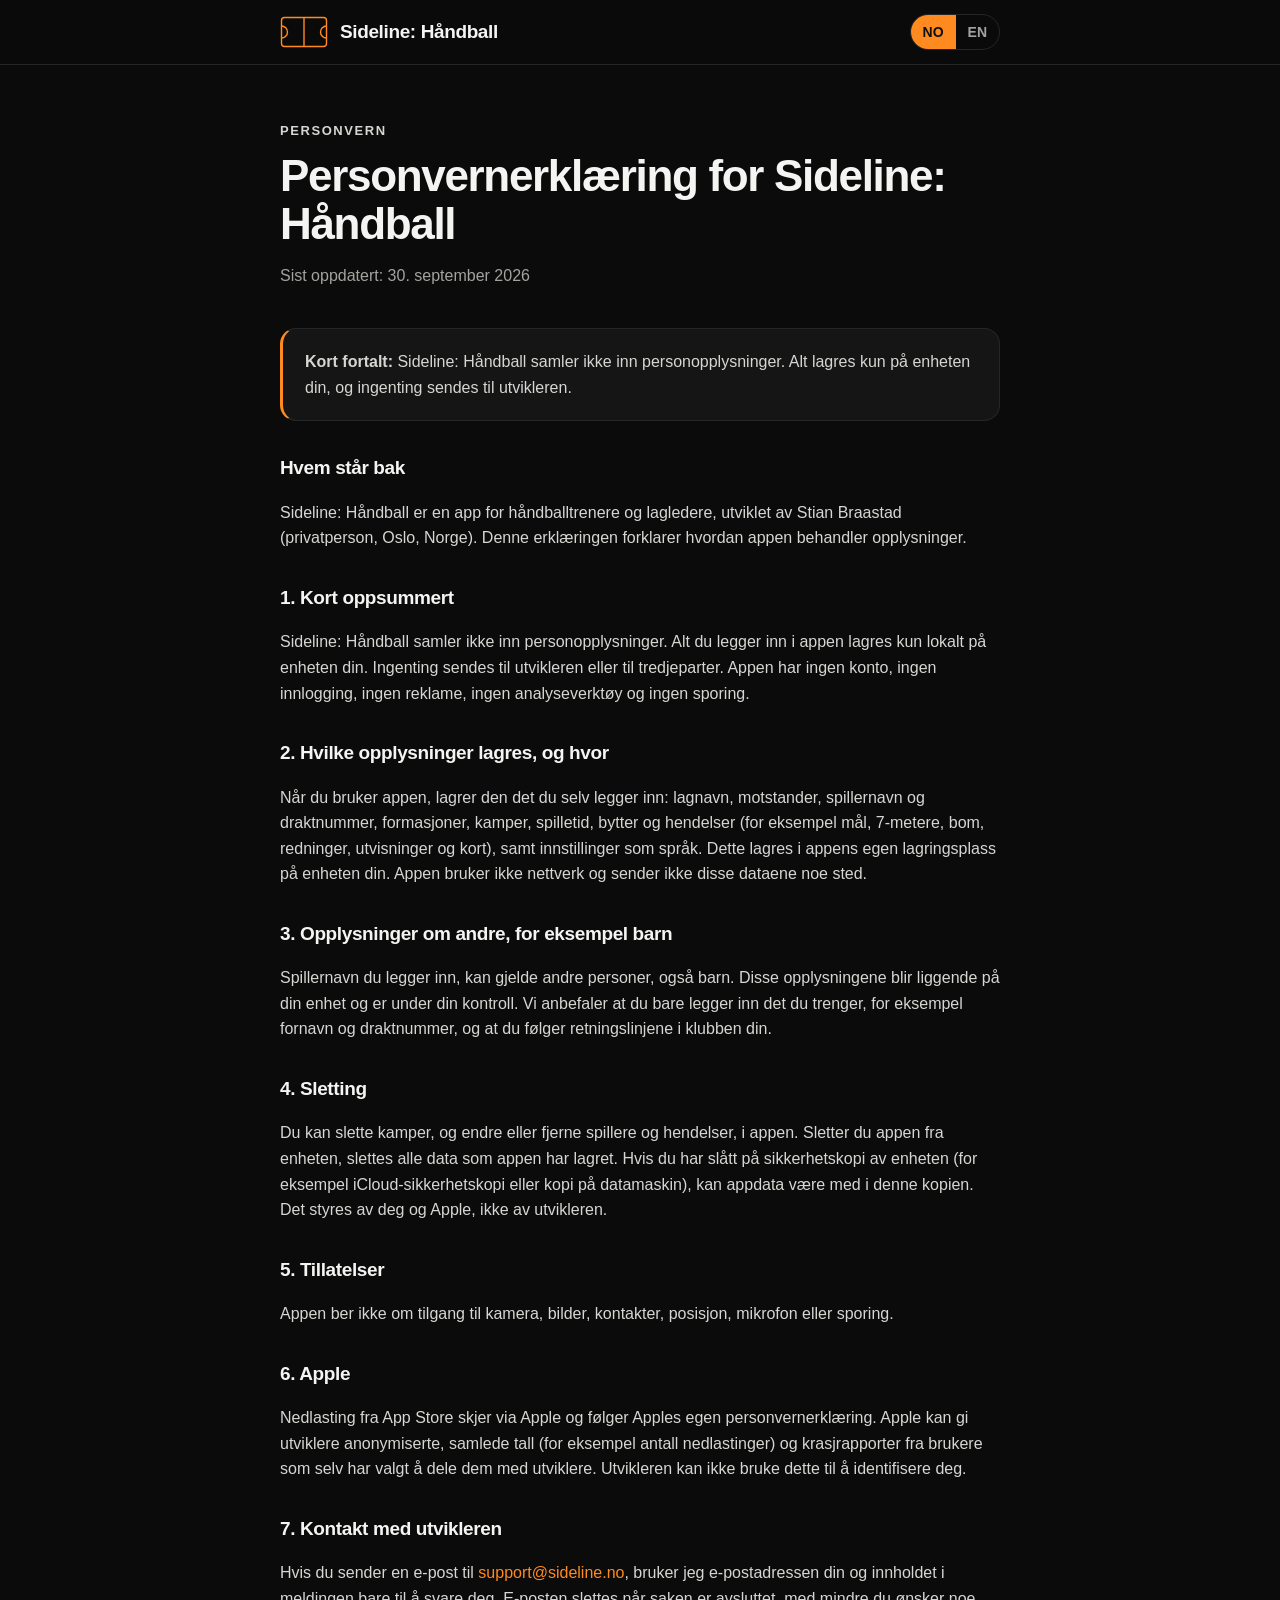
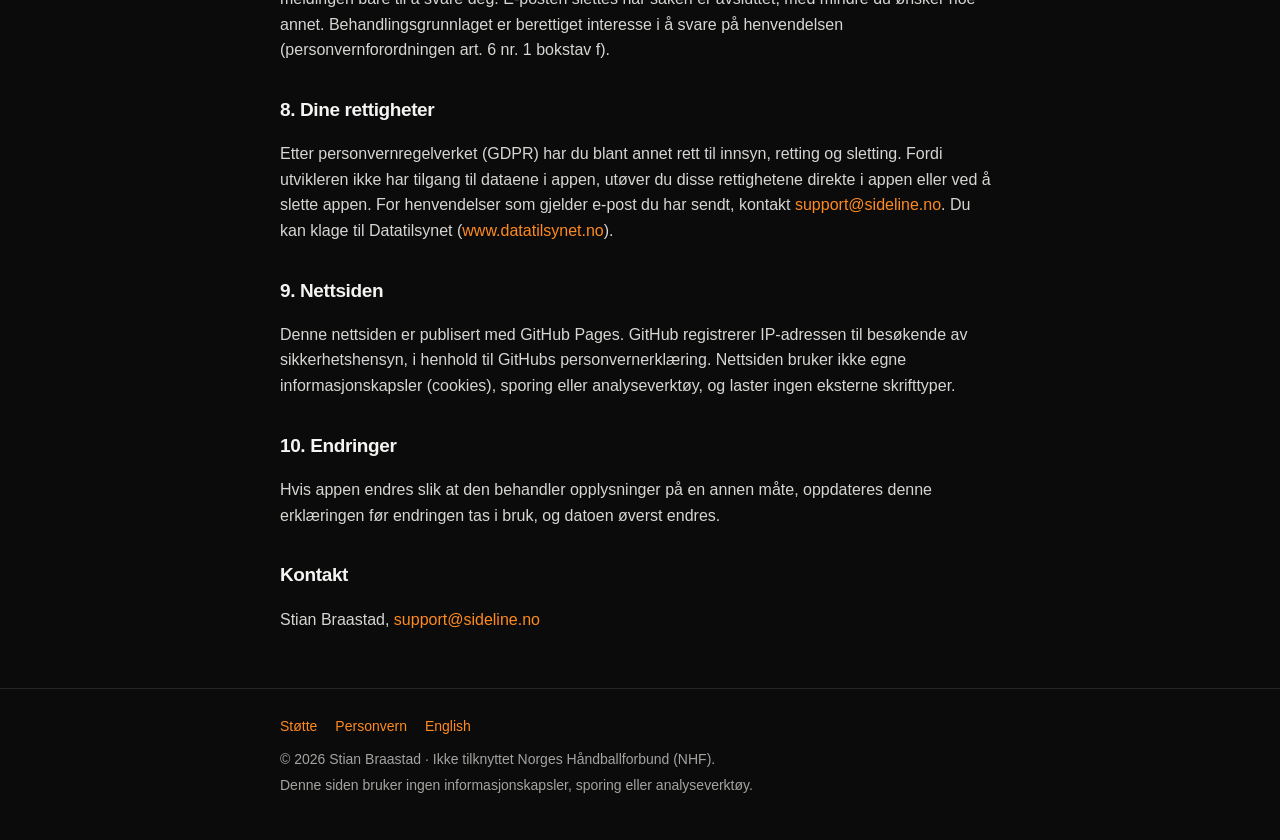
<file: handball/personvern.html>
<!doctype html>
<html lang="no">
<head>
<meta charset="utf-8">
<meta name="viewport" content="width=device-width,initial-scale=1,viewport-fit=cover">
<title>Personvernerklæring – Sideline: Håndball</title>
<meta name="description" content="Personvernerklæring for appen Sideline: Håndball.">
<meta name="theme-color" content="#0B0B0B">
<meta name="color-scheme" content="dark">
<meta name="referrer" content="no-referrer">
<link rel="stylesheet" href="../style.css">
<link rel="icon" href="data:image/svg+xml,%3Csvg xmlns='http://www.w3.org/2000/svg' viewBox='0 0 48 32'%3E%3Crect width='48' height='32' rx='5' fill='%230B0B0B'/%3E%3Cg fill='none' stroke='%23FF8A1F' stroke-width='2'%3E%3Crect x='3' y='3' width='42' height='26' rx='3'/%3E%3Cline x1='24' y1='3' x2='24' y2='29'/%3E%3Ccircle cx='24' cy='16' r='5'/%3E%3C/g%3E%3C/svg%3E">
</head>
<body>
<header><div class="wrap bar">
<a class="brand" href="./"><svg class="logo" viewBox="0 0 48 32" width="48" height="32" aria-hidden="true" focusable="false"><g fill="none" stroke="#FF8A1F" stroke-width="1.4" stroke-linejoin="round"><rect x="1.5" y="1.5" width="45" height="29" rx="3"/><line x1="24" y1="1.5" x2="24" y2="30.5"/><path d="M1.5 10 A6 6 0 0 1 7.5 16 A6 6 0 0 1 1.5 22"/><path d="M46.5 10 A6 6 0 0 0 40.5 16 A6 6 0 0 0 46.5 22"/></g></svg><span>Sideline: Håndball</span></a>
<nav class="lang" aria-label="Språk"><span>NO</span><a href="privacy.html" hreflang="en" lang="en">EN</a></nav>
</div></header>
<main class="wrap">
<section class="hero policy"><p class="eyebrow">Personvern</p><h1>Personvernerklæring for Sideline: Håndball</h1><p class="meta">Sist oppdatert: 30. september 2026</p></section>
<div class="card summary policy"><p style="margin:0"><strong>Kort fortalt:</strong> Sideline: Håndball samler ikke inn personopplysninger. Alt lagres kun på enheten din, og ingenting sendes til utvikleren.</p></div>
<article class="policy">
<h2>Hvem står bak</h2>
<p>Sideline: Håndball er en app for håndballtrenere og lagledere, utviklet av Stian Braastad (privatperson, Oslo, Norge). Denne erklæringen forklarer hvordan appen behandler opplysninger.</p>
<h2>1. Kort oppsummert</h2>
<p>Sideline: Håndball samler ikke inn personopplysninger. Alt du legger inn i appen lagres kun lokalt på enheten din. Ingenting sendes til utvikleren eller til tredjeparter. Appen har ingen konto, ingen innlogging, ingen reklame, ingen analyseverktøy og ingen sporing.</p>
<h2>2. Hvilke opplysninger lagres, og hvor</h2>
<p>Når du bruker appen, lagrer den det du selv legger inn: lagnavn, motstander, spillernavn og draktnummer, formasjoner, kamper, spilletid, bytter og hendelser (for eksempel mål, 7-metere, bom, redninger, utvisninger og kort), samt innstillinger som språk. Dette lagres i appens egen lagringsplass på enheten din. Appen bruker ikke nettverk og sender ikke disse dataene noe sted.</p>
<h2>3. Opplysninger om andre, for eksempel barn</h2>
<p>Spillernavn du legger inn, kan gjelde andre personer, også barn. Disse opplysningene blir liggende på din enhet og er under din kontroll. Vi anbefaler at du bare legger inn det du trenger, for eksempel fornavn og draktnummer, og at du følger retningslinjene i klubben din.</p>
<h2>4. Sletting</h2>
<p>Du kan slette kamper, og endre eller fjerne spillere og hendelser, i appen. Sletter du appen fra enheten, slettes alle data som appen har lagret. Hvis du har slått på sikkerhetskopi av enheten (for eksempel iCloud-sikkerhetskopi eller kopi på datamaskin), kan appdata være med i denne kopien. Det styres av deg og Apple, ikke av utvikleren.</p>
<h2>5. Tillatelser</h2>
<p>Appen ber ikke om tilgang til kamera, bilder, kontakter, posisjon, mikrofon eller sporing.</p>
<h2>6. Apple</h2>
<p>Nedlasting fra App Store skjer via Apple og følger Apples egen personvernerklæring. Apple kan gi utviklere anonymiserte, samlede tall (for eksempel antall nedlastinger) og krasjrapporter fra brukere som selv har valgt å dele dem med utviklere. Utvikleren kan ikke bruke dette til å identifisere deg.</p>
<h2>7. Kontakt med utvikleren</h2>
<p>Hvis du sender en e-post til <a href="mailto:support@sideline.no">support@sideline.no</a>, bruker jeg e-postadressen din og innholdet i meldingen bare til å svare deg. E-posten slettes når saken er avsluttet, med mindre du ønsker noe annet. Behandlingsgrunnlaget er berettiget interesse i å svare på henvendelsen (personvernforordningen art. 6 nr. 1 bokstav f).</p>
<h2>8. Dine rettigheter</h2>
<p>Etter personvernregelverket (GDPR) har du blant annet rett til innsyn, retting og sletting. Fordi utvikleren ikke har tilgang til dataene i appen, utøver du disse rettighetene direkte i appen eller ved å slette appen. For henvendelser som gjelder e-post du har sendt, kontakt <a href="mailto:support@sideline.no">support@sideline.no</a>. Du kan klage til Datatilsynet (<a href="https://www.datatilsynet.no">www.datatilsynet.no</a>).</p>
<h2>9. Nettsiden</h2>
<p>Denne nettsiden er publisert med GitHub Pages. GitHub registrerer IP-adressen til besøkende av sikkerhetshensyn, i henhold til GitHubs personvernerklæring. Nettsiden bruker ikke egne informasjonskapsler (cookies), sporing eller analyseverktøy, og laster ingen eksterne skrifttyper.</p>
<h2>10. Endringer</h2>
<p>Hvis appen endres slik at den behandler opplysninger på en annen måte, oppdateres denne erklæringen før endringen tas i bruk, og datoen øverst endres.</p>
<h2>Kontakt</h2>
<p>Stian Braastad, <a href="mailto:support@sideline.no">support@sideline.no</a></p>
</article>
</main>
<footer><div class="wrap">
<nav><a href="./">Støtte</a><a href="personvern.html">Personvern</a><a href="privacy.html">English</a></nav>
<p>© 2026 Stian Braastad · Ikke tilknyttet Norges Håndballforbund (NHF).</p>
<p>Denne siden bruker ingen informasjonskapsler, sporing eller analyseverktøy.</p>
</div></footer>
</body>
</html>
</file>
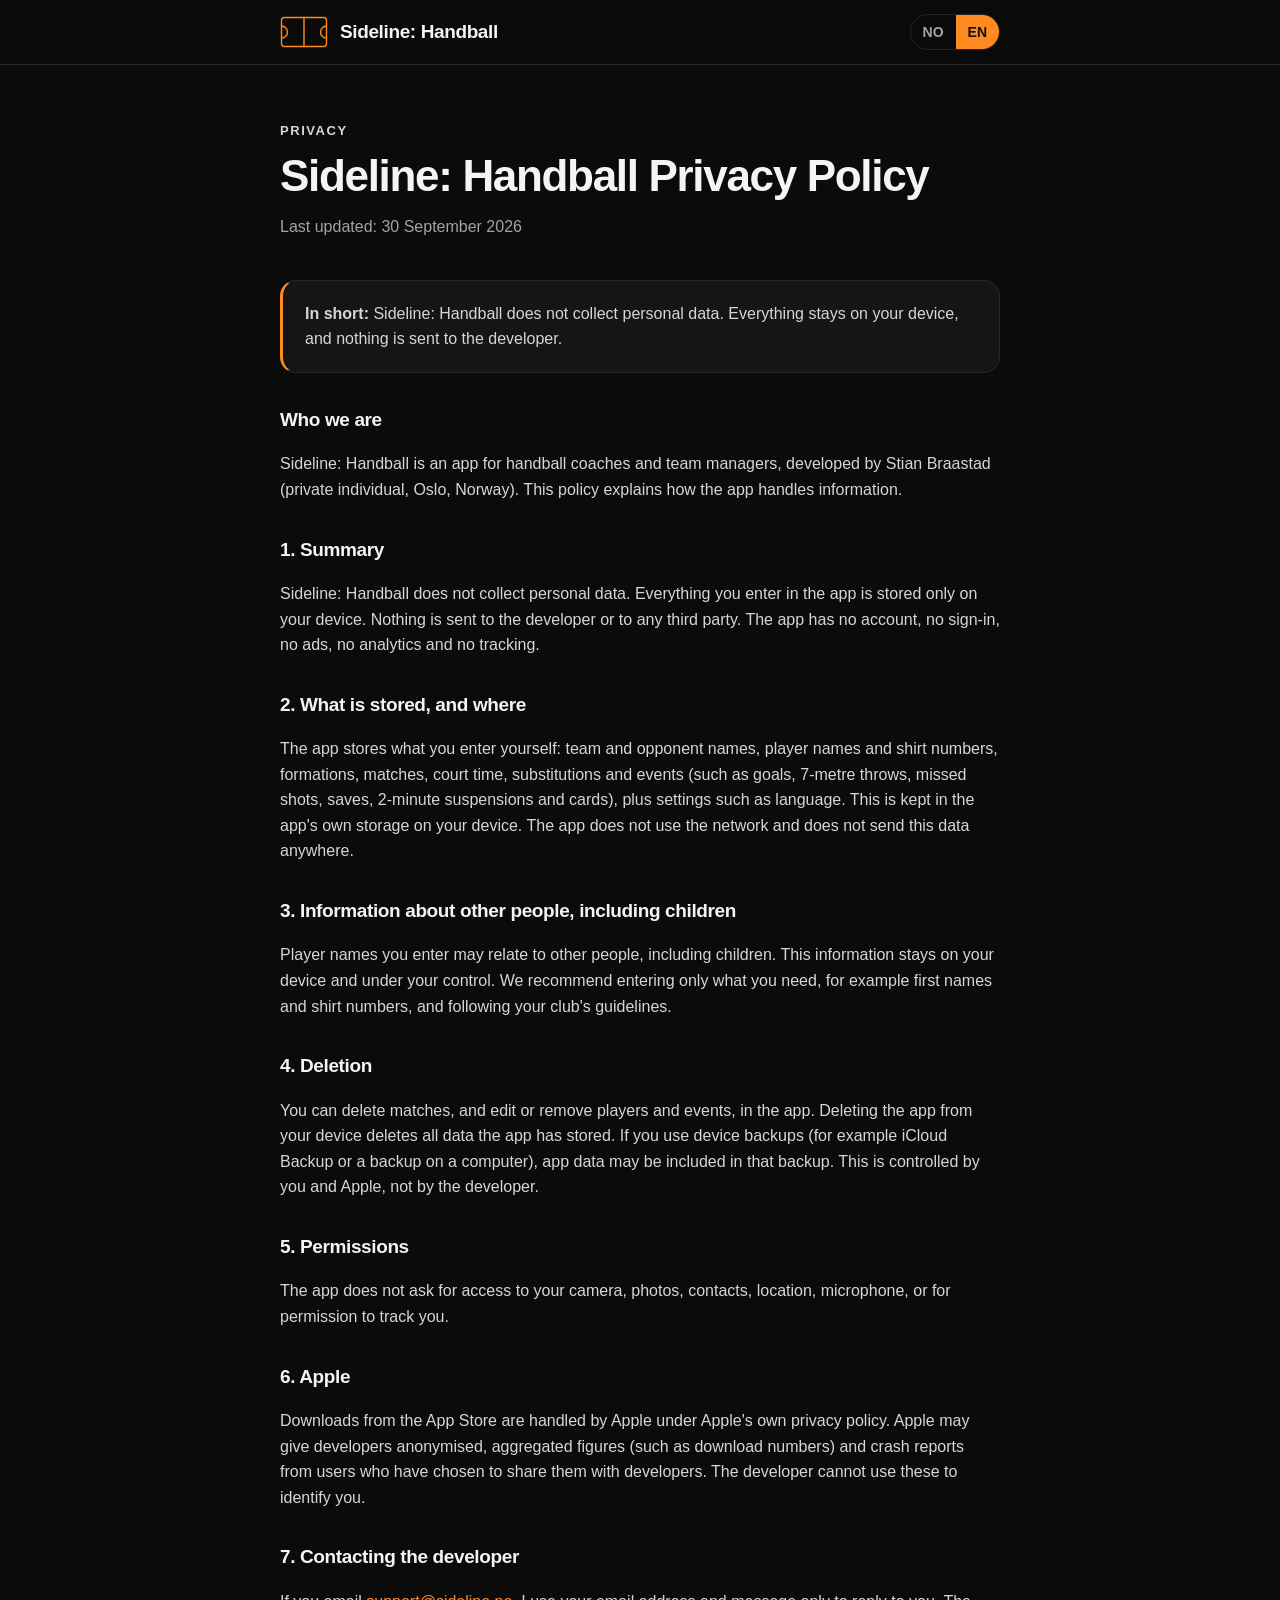
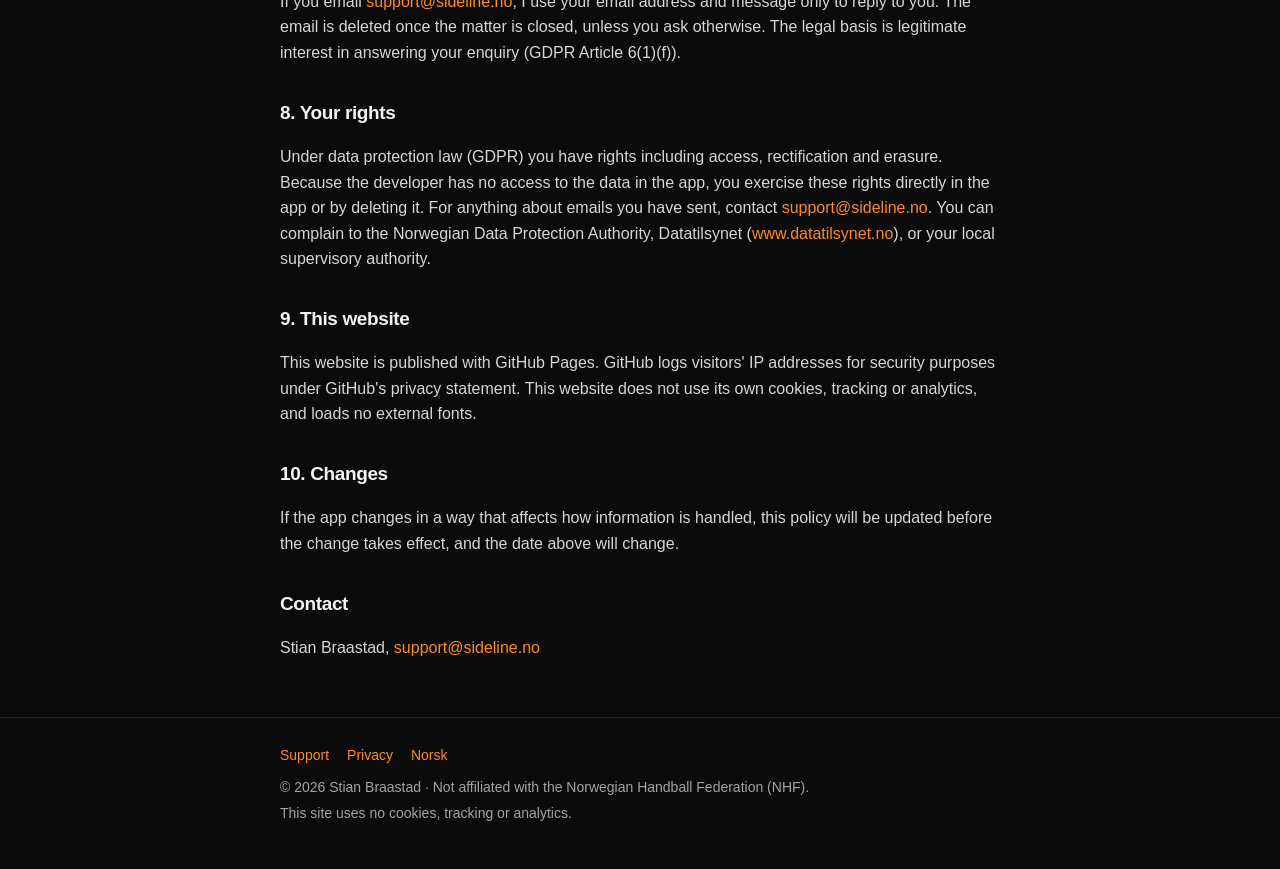
<file: handball/privacy.html>
<!doctype html>
<html lang="en">
<head>
<meta charset="utf-8">
<meta name="viewport" content="width=device-width,initial-scale=1,viewport-fit=cover">
<title>Privacy Policy – Sideline: Handball</title>
<meta name="description" content="Privacy policy for the Sideline: Handball app.">
<meta name="theme-color" content="#0B0B0B">
<meta name="color-scheme" content="dark">
<meta name="referrer" content="no-referrer">
<link rel="stylesheet" href="../style.css">
<link rel="icon" href="data:image/svg+xml,%3Csvg xmlns='http://www.w3.org/2000/svg' viewBox='0 0 48 32'%3E%3Crect width='48' height='32' rx='5' fill='%230B0B0B'/%3E%3Cg fill='none' stroke='%23FF8A1F' stroke-width='2'%3E%3Crect x='3' y='3' width='42' height='26' rx='3'/%3E%3Cline x1='24' y1='3' x2='24' y2='29'/%3E%3Ccircle cx='24' cy='16' r='5'/%3E%3C/g%3E%3C/svg%3E">
</head>
<body>
<header><div class="wrap bar">
<a class="brand" href="en.html"><svg class="logo" viewBox="0 0 48 32" width="48" height="32" aria-hidden="true" focusable="false"><g fill="none" stroke="#FF8A1F" stroke-width="1.4" stroke-linejoin="round"><rect x="1.5" y="1.5" width="45" height="29" rx="3"/><line x1="24" y1="1.5" x2="24" y2="30.5"/><path d="M1.5 10 A6 6 0 0 1 7.5 16 A6 6 0 0 1 1.5 22"/><path d="M46.5 10 A6 6 0 0 0 40.5 16 A6 6 0 0 0 46.5 22"/></g></svg><span>Sideline: Handball</span></a>
<nav class="lang" aria-label="Language"><a href="personvern.html" hreflang="no" lang="no">NO</a><span>EN</span></nav>
</div></header>
<main class="wrap">
<section class="hero policy"><p class="eyebrow">Privacy</p><h1>Sideline: Handball Privacy Policy</h1><p class="meta">Last updated: 30 September 2026</p></section>
<div class="card summary policy"><p style="margin:0"><strong>In short:</strong> Sideline: Handball does not collect personal data. Everything stays on your device, and nothing is sent to the developer.</p></div>
<article class="policy">
<h2>Who we are</h2>
<p>Sideline: Handball is an app for handball coaches and team managers, developed by Stian Braastad (private individual, Oslo, Norway). This policy explains how the app handles information.</p>
<h2>1. Summary</h2>
<p>Sideline: Handball does not collect personal data. Everything you enter in the app is stored only on your device. Nothing is sent to the developer or to any third party. The app has no account, no sign-in, no ads, no analytics and no tracking.</p>
<h2>2. What is stored, and where</h2>
<p>The app stores what you enter yourself: team and opponent names, player names and shirt numbers, formations, matches, court time, substitutions and events (such as goals, 7-metre throws, missed shots, saves, 2-minute suspensions and cards), plus settings such as language. This is kept in the app's own storage on your device. The app does not use the network and does not send this data anywhere.</p>
<h2>3. Information about other people, including children</h2>
<p>Player names you enter may relate to other people, including children. This information stays on your device and under your control. We recommend entering only what you need, for example first names and shirt numbers, and following your club's guidelines.</p>
<h2>4. Deletion</h2>
<p>You can delete matches, and edit or remove players and events, in the app. Deleting the app from your device deletes all data the app has stored. If you use device backups (for example iCloud Backup or a backup on a computer), app data may be included in that backup. This is controlled by you and Apple, not by the developer.</p>
<h2>5. Permissions</h2>
<p>The app does not ask for access to your camera, photos, contacts, location, microphone, or for permission to track you.</p>
<h2>6. Apple</h2>
<p>Downloads from the App Store are handled by Apple under Apple's own privacy policy. Apple may give developers anonymised, aggregated figures (such as download numbers) and crash reports from users who have chosen to share them with developers. The developer cannot use these to identify you.</p>
<h2>7. Contacting the developer</h2>
<p>If you email <a href="mailto:support@sideline.no">support@sideline.no</a>, I use your email address and message only to reply to you. The email is deleted once the matter is closed, unless you ask otherwise. The legal basis is legitimate interest in answering your enquiry (GDPR Article 6(1)(f)).</p>
<h2>8. Your rights</h2>
<p>Under data protection law (GDPR) you have rights including access, rectification and erasure. Because the developer has no access to the data in the app, you exercise these rights directly in the app or by deleting it. For anything about emails you have sent, contact <a href="mailto:support@sideline.no">support@sideline.no</a>. You can complain to the Norwegian Data Protection Authority, Datatilsynet (<a href="https://www.datatilsynet.no">www.datatilsynet.no</a>), or your local supervisory authority.</p>
<h2>9. This website</h2>
<p>This website is published with GitHub Pages. GitHub logs visitors' IP addresses for security purposes under GitHub's privacy statement. This website does not use its own cookies, tracking or analytics, and loads no external fonts.</p>
<h2>10. Changes</h2>
<p>If the app changes in a way that affects how information is handled, this policy will be updated before the change takes effect, and the date above will change.</p>
<h2>Contact</h2>
<p>Stian Braastad, <a href="mailto:support@sideline.no">support@sideline.no</a></p>
</article>
</main>
<footer><div class="wrap">
<nav><a href="en.html">Support</a><a href="privacy.html">Privacy</a><a href="personvern.html">Norsk</a></nav>
<p>© 2026 Stian Braastad · Not affiliated with the Norwegian Handball Federation (NHF).</p>
<p>This site uses no cookies, tracking or analytics.</p>
</div></footer>
</body>
</html>
</file>
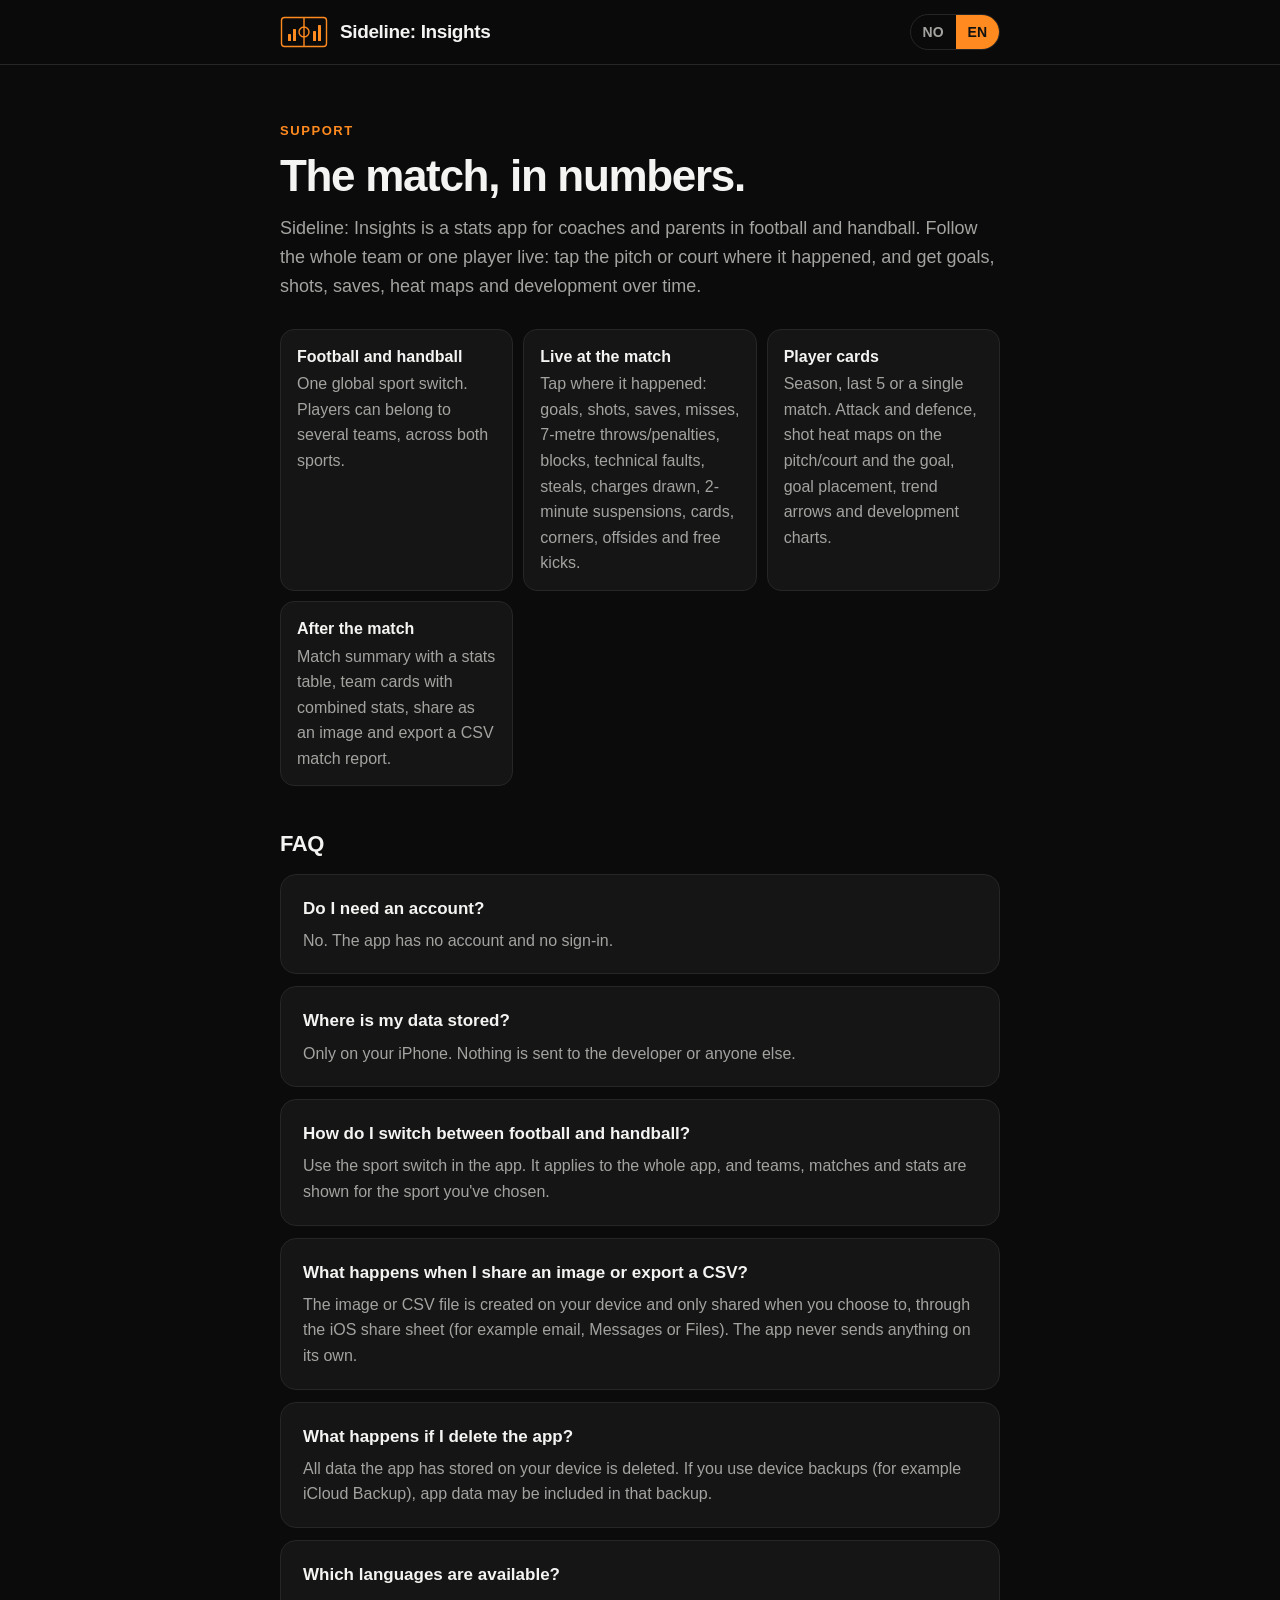
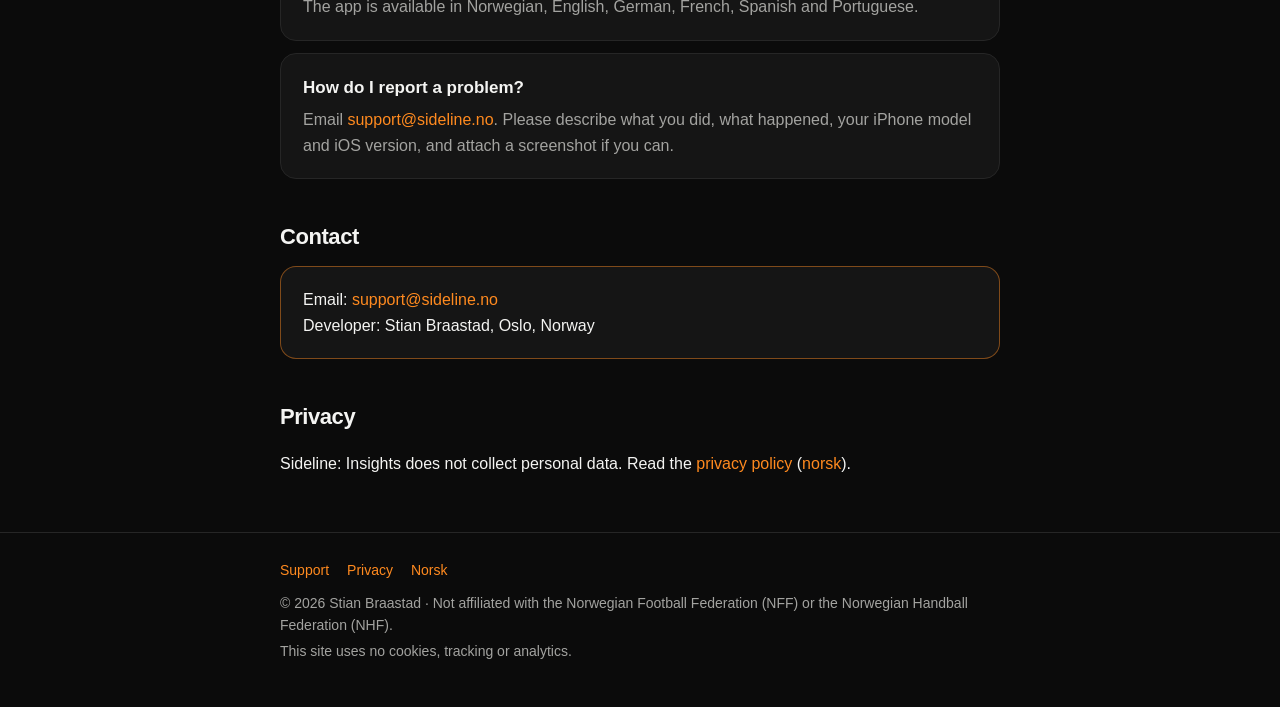
<file: insights/en.html>
<!doctype html>
<html lang="en">
<head>
<meta charset="utf-8">
<meta name="viewport" content="width=device-width,initial-scale=1,viewport-fit=cover">
<title>Sideline: Insights – support</title>
<meta name="description" content="Support and contact for Sideline: Insights, the stats app for football and handball coaches and parents.">
<meta name="theme-color" content="#0B0B0B">
<meta name="color-scheme" content="dark">
<meta name="referrer" content="no-referrer">
<link rel="stylesheet" href="../style.css">
<link rel="icon" href="data:image/svg+xml,%3Csvg xmlns='http://www.w3.org/2000/svg' viewBox='0 0 48 32'%3E%3Crect width='48' height='32' rx='5' fill='%230B0B0B'/%3E%3Cg fill='none' stroke='%23FF8A1F' stroke-width='2'%3E%3Crect x='3' y='3' width='42' height='26' rx='3'/%3E%3Cline x1='24' y1='3' x2='24' y2='29'/%3E%3Ccircle cx='24' cy='16' r='5'/%3E%3C/g%3E%3C/svg%3E">
</head>
<body>
<header><div class="wrap bar">
<a class="brand" href="en.html"><svg class="logo" viewBox="0 0 48 32" width="48" height="32" aria-hidden="true" focusable="false"><g fill="none" stroke="#FF8A1F" stroke-width="1.4" stroke-linejoin="round"><rect x="1.5" y="1.5" width="45" height="29" rx="3"/><line x1="24" y1="1.5" x2="24" y2="30.5"/><circle cx="24" cy="16" r="5"/></g><g fill="#FF8A1F"><rect x="8" y="18" width="3" height="7" rx=".6"/><rect x="13" y="13" width="3" height="12" rx=".6"/><rect x="33" y="15" width="3" height="10" rx=".6"/><rect x="38" y="9" width="3" height="16" rx=".6"/></g></svg><span>Sideline: Insights</span></a>
<nav class="lang" aria-label="Language"><a href="./" hreflang="no" lang="no">NO</a><span>EN</span></nav>
</div></header>
<main class="wrap">
<section class="hero">
<p class="eyebrow">Support</p>
<h1>The match, in numbers.</h1>
<p class="lead">Sideline: Insights is a stats app for coaches and parents in football and handball. Follow the whole team or one player live: tap the pitch or court where it happened, and get goals, shots, saves, heat maps and development over time.</p>
</section>
<ul class="features">
<li><strong>Football and handball</strong>One global sport switch. Players can belong to several teams, across both sports.</li>
<li><strong>Live at the match</strong>Tap where it happened: goals, shots, saves, misses, 7-metre throws/penalties, blocks, technical faults, steals, charges drawn, 2-minute suspensions, cards, corners, offsides and free kicks.</li>
<li><strong>Player cards</strong>Season, last 5 or a single match. Attack and defence, shot heat maps on the pitch/court and the goal, goal placement, trend arrows and development charts.</li>
<li><strong>After the match</strong>Match summary with a stats table, team cards with combined stats, share as an image and export a CSV match report.</li>
</ul>
<h2>FAQ</h2>
<div class="faq">
<div class="card"><h3>Do I need an account?</h3><p>No. The app has no account and no sign-in.</p></div>
<div class="card"><h3>Where is my data stored?</h3><p>Only on your iPhone. Nothing is sent to the developer or anyone else.</p></div>
<div class="card"><h3>How do I switch between football and handball?</h3><p>Use the sport switch in the app. It applies to the whole app, and teams, matches and stats are shown for the sport you've chosen.</p></div>
<div class="card"><h3>What happens when I share an image or export a CSV?</h3><p>The image or CSV file is created on your device and only shared when you choose to, through the iOS share sheet (for example email, Messages or Files). The app never sends anything on its own.</p></div>
<div class="card"><h3>What happens if I delete the app?</h3><p>All data the app has stored on your device is deleted. If you use device backups (for example iCloud Backup), app data may be included in that backup.</p></div>
<div class="card"><h3>Which languages are available?</h3><p>The app is available in Norwegian, English, German, French, Spanish and Portuguese.</p></div>
<div class="card"><h3>How do I report a problem?</h3><p>Email <a href="mailto:support@sideline.no">support@sideline.no</a>. Please describe what you did, what happened, your iPhone model and iOS version, and attach a screenshot if you can.</p></div>
</div>
<h2>Contact</h2>
<div class="card contact"><p style="margin:0">Email: <a href="mailto:support@sideline.no">support@sideline.no</a><br>Developer: Stian Braastad, Oslo, Norway</p></div>
<h2>Privacy</h2>
<p>Sideline: Insights does not collect personal data. Read the <a href="privacy.html">privacy policy</a> (<a href="personvern.html" hreflang="no">norsk</a>).</p>
</main>
<footer><div class="wrap">
<nav><a href="en.html">Support</a><a href="privacy.html">Privacy</a><a href="./">Norsk</a></nav>
<p>© 2026 Stian Braastad · Not affiliated with the Norwegian Football Federation (NFF) or the Norwegian Handball Federation (NHF).</p>
<p>This site uses no cookies, tracking or analytics.</p>
</div></footer>
</body>
</html>
</file>
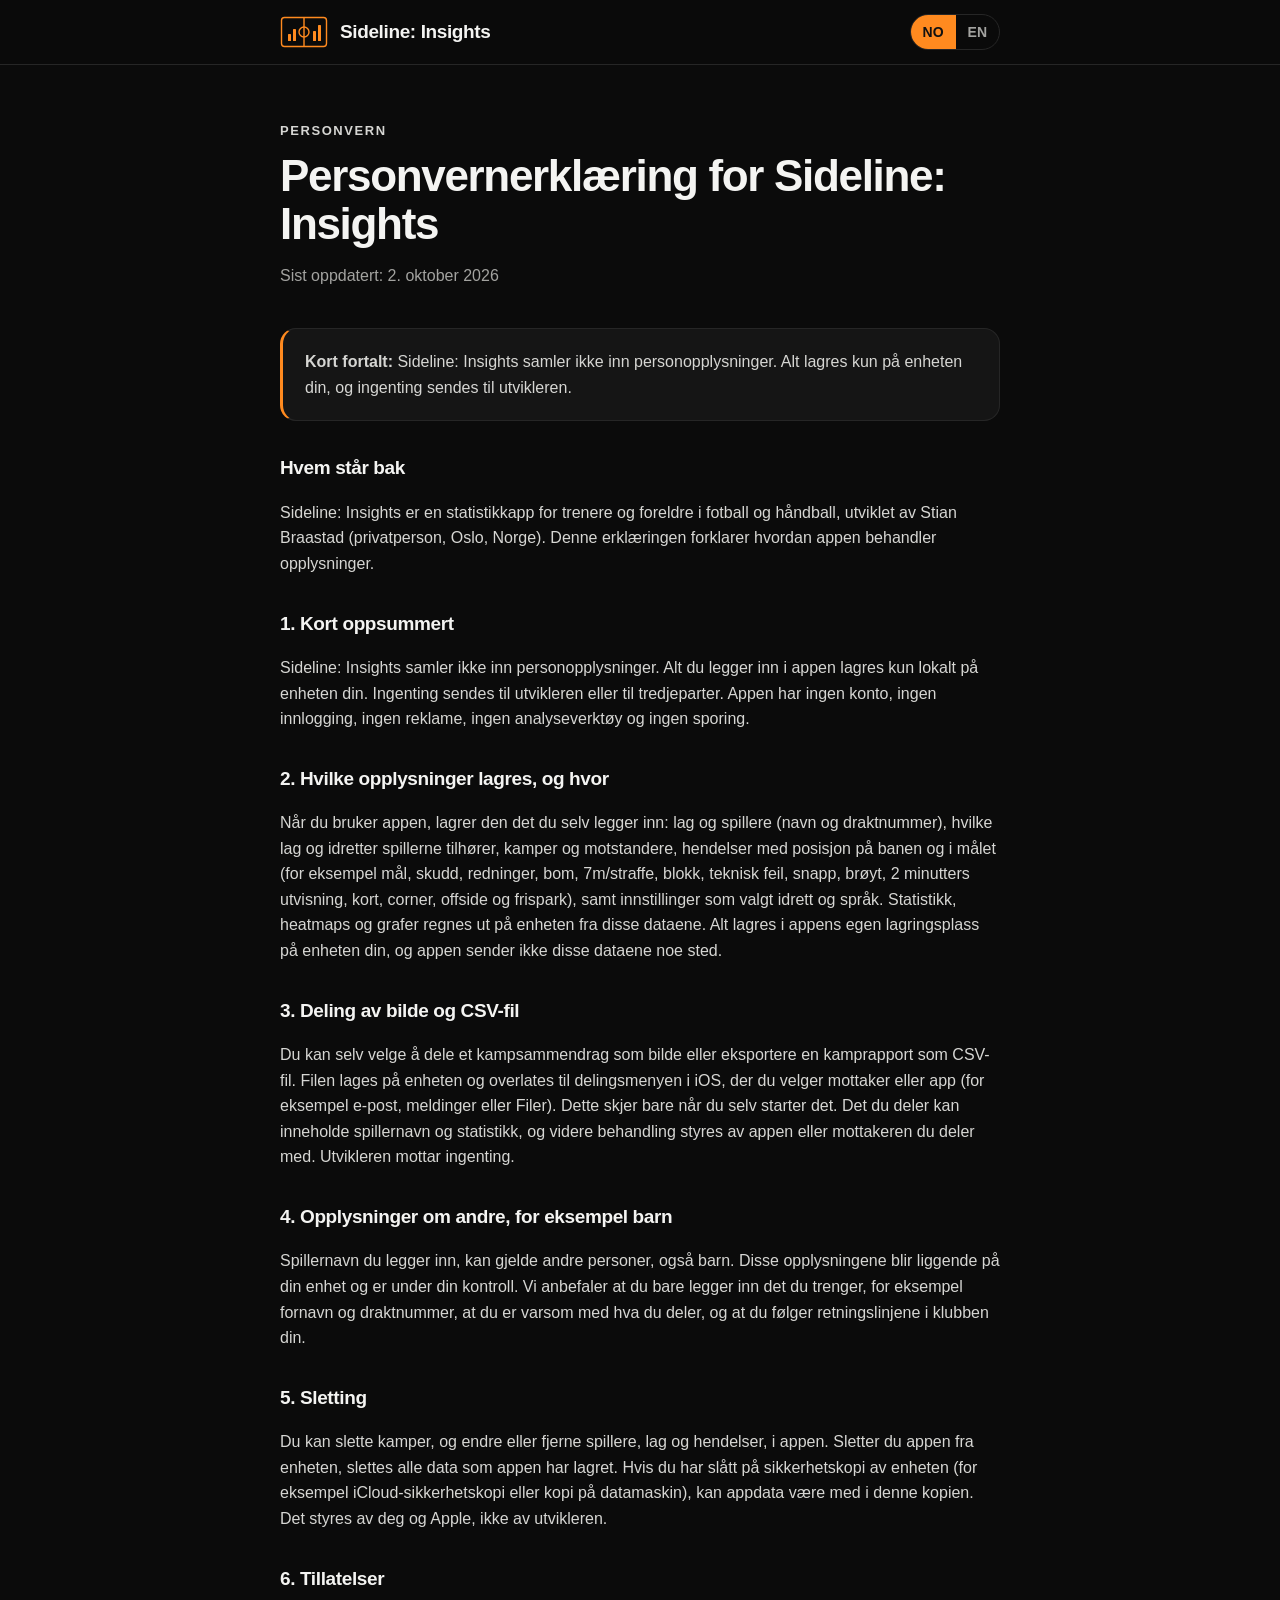
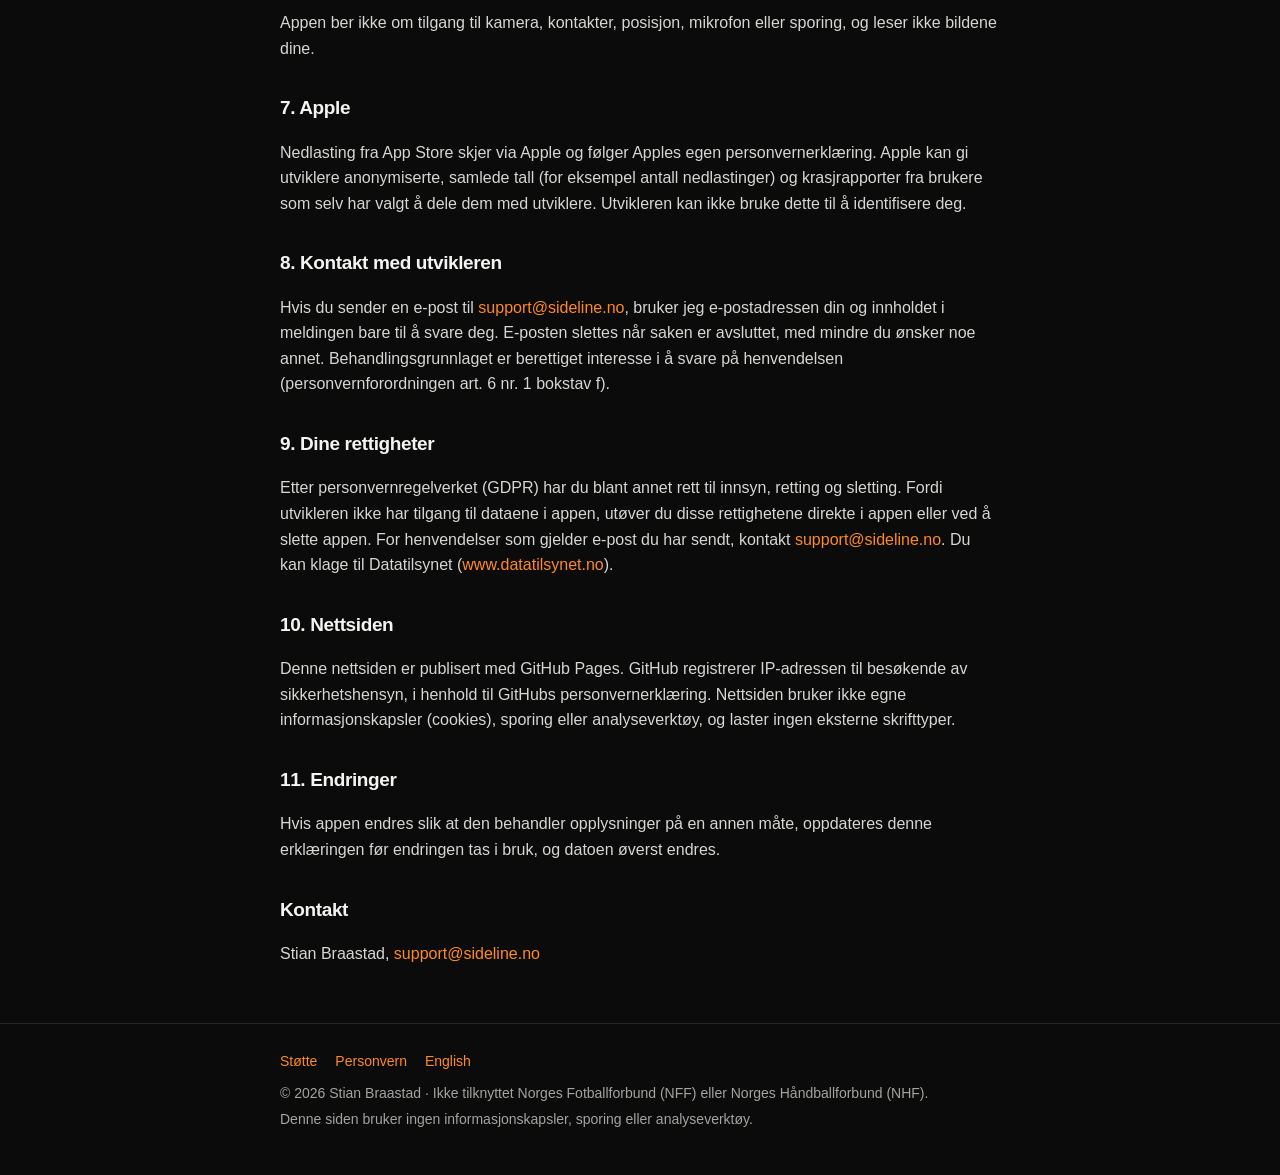
<file: insights/personvern.html>
<!doctype html>
<html lang="no">
<head>
<meta charset="utf-8">
<meta name="viewport" content="width=device-width,initial-scale=1,viewport-fit=cover">
<title>Personvernerklæring – Sideline: Insights</title>
<meta name="description" content="Personvernerklæring for appen Sideline: Insights.">
<meta name="theme-color" content="#0B0B0B">
<meta name="color-scheme" content="dark">
<meta name="referrer" content="no-referrer">
<link rel="stylesheet" href="../style.css">
<link rel="icon" href="data:image/svg+xml,%3Csvg xmlns='http://www.w3.org/2000/svg' viewBox='0 0 48 32'%3E%3Crect width='48' height='32' rx='5' fill='%230B0B0B'/%3E%3Cg fill='none' stroke='%23FF8A1F' stroke-width='2'%3E%3Crect x='3' y='3' width='42' height='26' rx='3'/%3E%3Cline x1='24' y1='3' x2='24' y2='29'/%3E%3Ccircle cx='24' cy='16' r='5'/%3E%3C/g%3E%3C/svg%3E">
</head>
<body>
<header><div class="wrap bar">
<a class="brand" href="./"><svg class="logo" viewBox="0 0 48 32" width="48" height="32" aria-hidden="true" focusable="false"><g fill="none" stroke="#FF8A1F" stroke-width="1.4" stroke-linejoin="round"><rect x="1.5" y="1.5" width="45" height="29" rx="3"/><line x1="24" y1="1.5" x2="24" y2="30.5"/><circle cx="24" cy="16" r="5"/></g><g fill="#FF8A1F"><rect x="8" y="18" width="3" height="7" rx=".6"/><rect x="13" y="13" width="3" height="12" rx=".6"/><rect x="33" y="15" width="3" height="10" rx=".6"/><rect x="38" y="9" width="3" height="16" rx=".6"/></g></svg><span>Sideline: Insights</span></a>
<nav class="lang" aria-label="Språk"><span>NO</span><a href="privacy.html" hreflang="en" lang="en">EN</a></nav>
</div></header>
<main class="wrap">
<section class="hero policy"><p class="eyebrow">Personvern</p><h1>Personvernerklæring for Sideline: Insights</h1><p class="meta">Sist oppdatert: 2. oktober 2026</p></section>
<div class="card summary policy"><p style="margin:0"><strong>Kort fortalt:</strong> Sideline: Insights samler ikke inn personopplysninger. Alt lagres kun på enheten din, og ingenting sendes til utvikleren.</p></div>
<article class="policy">
<h2>Hvem står bak</h2>
<p>Sideline: Insights er en statistikkapp for trenere og foreldre i fotball og håndball, utviklet av Stian Braastad (privatperson, Oslo, Norge). Denne erklæringen forklarer hvordan appen behandler opplysninger.</p>
<h2>1. Kort oppsummert</h2>
<p>Sideline: Insights samler ikke inn personopplysninger. Alt du legger inn i appen lagres kun lokalt på enheten din. Ingenting sendes til utvikleren eller til tredjeparter. Appen har ingen konto, ingen innlogging, ingen reklame, ingen analyseverktøy og ingen sporing.</p>
<h2>2. Hvilke opplysninger lagres, og hvor</h2>
<p>Når du bruker appen, lagrer den det du selv legger inn: lag og spillere (navn og draktnummer), hvilke lag og idretter spillerne tilhører, kamper og motstandere, hendelser med posisjon på banen og i målet (for eksempel mål, skudd, redninger, bom, 7m/straffe, blokk, teknisk feil, snapp, brøyt, 2 minutters utvisning, kort, corner, offside og frispark), samt innstillinger som valgt idrett og språk. Statistikk, heatmaps og grafer regnes ut på enheten fra disse dataene. Alt lagres i appens egen lagringsplass på enheten din, og appen sender ikke disse dataene noe sted.</p>
<h2>3. Deling av bilde og CSV-fil</h2>
<p>Du kan selv velge å dele et kampsammendrag som bilde eller eksportere en kamprapport som CSV-fil. Filen lages på enheten og overlates til delingsmenyen i iOS, der du velger mottaker eller app (for eksempel e-post, meldinger eller Filer). Dette skjer bare når du selv starter det. Det du deler kan inneholde spillernavn og statistikk, og videre behandling styres av appen eller mottakeren du deler med. Utvikleren mottar ingenting.</p>
<h2>4. Opplysninger om andre, for eksempel barn</h2>
<p>Spillernavn du legger inn, kan gjelde andre personer, også barn. Disse opplysningene blir liggende på din enhet og er under din kontroll. Vi anbefaler at du bare legger inn det du trenger, for eksempel fornavn og draktnummer, at du er varsom med hva du deler, og at du følger retningslinjene i klubben din.</p>
<h2>5. Sletting</h2>
<p>Du kan slette kamper, og endre eller fjerne spillere, lag og hendelser, i appen. Sletter du appen fra enheten, slettes alle data som appen har lagret. Hvis du har slått på sikkerhetskopi av enheten (for eksempel iCloud-sikkerhetskopi eller kopi på datamaskin), kan appdata være med i denne kopien. Det styres av deg og Apple, ikke av utvikleren.</p>
<h2>6. Tillatelser</h2>
<p>Appen ber ikke om tilgang til kamera, kontakter, posisjon, mikrofon eller sporing, og leser ikke bildene dine.</p>
<h2>7. Apple</h2>
<p>Nedlasting fra App Store skjer via Apple og følger Apples egen personvernerklæring. Apple kan gi utviklere anonymiserte, samlede tall (for eksempel antall nedlastinger) og krasjrapporter fra brukere som selv har valgt å dele dem med utviklere. Utvikleren kan ikke bruke dette til å identifisere deg.</p>
<h2>8. Kontakt med utvikleren</h2>
<p>Hvis du sender en e-post til <a href="mailto:support@sideline.no">support@sideline.no</a>, bruker jeg e-postadressen din og innholdet i meldingen bare til å svare deg. E-posten slettes når saken er avsluttet, med mindre du ønsker noe annet. Behandlingsgrunnlaget er berettiget interesse i å svare på henvendelsen (personvernforordningen art. 6 nr. 1 bokstav f).</p>
<h2>9. Dine rettigheter</h2>
<p>Etter personvernregelverket (GDPR) har du blant annet rett til innsyn, retting og sletting. Fordi utvikleren ikke har tilgang til dataene i appen, utøver du disse rettighetene direkte i appen eller ved å slette appen. For henvendelser som gjelder e-post du har sendt, kontakt <a href="mailto:support@sideline.no">support@sideline.no</a>. Du kan klage til Datatilsynet (<a href="https://www.datatilsynet.no">www.datatilsynet.no</a>).</p>
<h2>10. Nettsiden</h2>
<p>Denne nettsiden er publisert med GitHub Pages. GitHub registrerer IP-adressen til besøkende av sikkerhetshensyn, i henhold til GitHubs personvernerklæring. Nettsiden bruker ikke egne informasjonskapsler (cookies), sporing eller analyseverktøy, og laster ingen eksterne skrifttyper.</p>
<h2>11. Endringer</h2>
<p>Hvis appen endres slik at den behandler opplysninger på en annen måte, oppdateres denne erklæringen før endringen tas i bruk, og datoen øverst endres.</p>
<h2>Kontakt</h2>
<p>Stian Braastad, <a href="mailto:support@sideline.no">support@sideline.no</a></p>
</article>
</main>
<footer><div class="wrap">
<nav><a href="./">Støtte</a><a href="personvern.html">Personvern</a><a href="privacy.html">English</a></nav>
<p>© 2026 Stian Braastad · Ikke tilknyttet Norges Fotballforbund (NFF) eller Norges Håndballforbund (NHF).</p>
<p>Denne siden bruker ingen informasjonskapsler, sporing eller analyseverktøy.</p>
</div></footer>
</body>
</html>
</file>
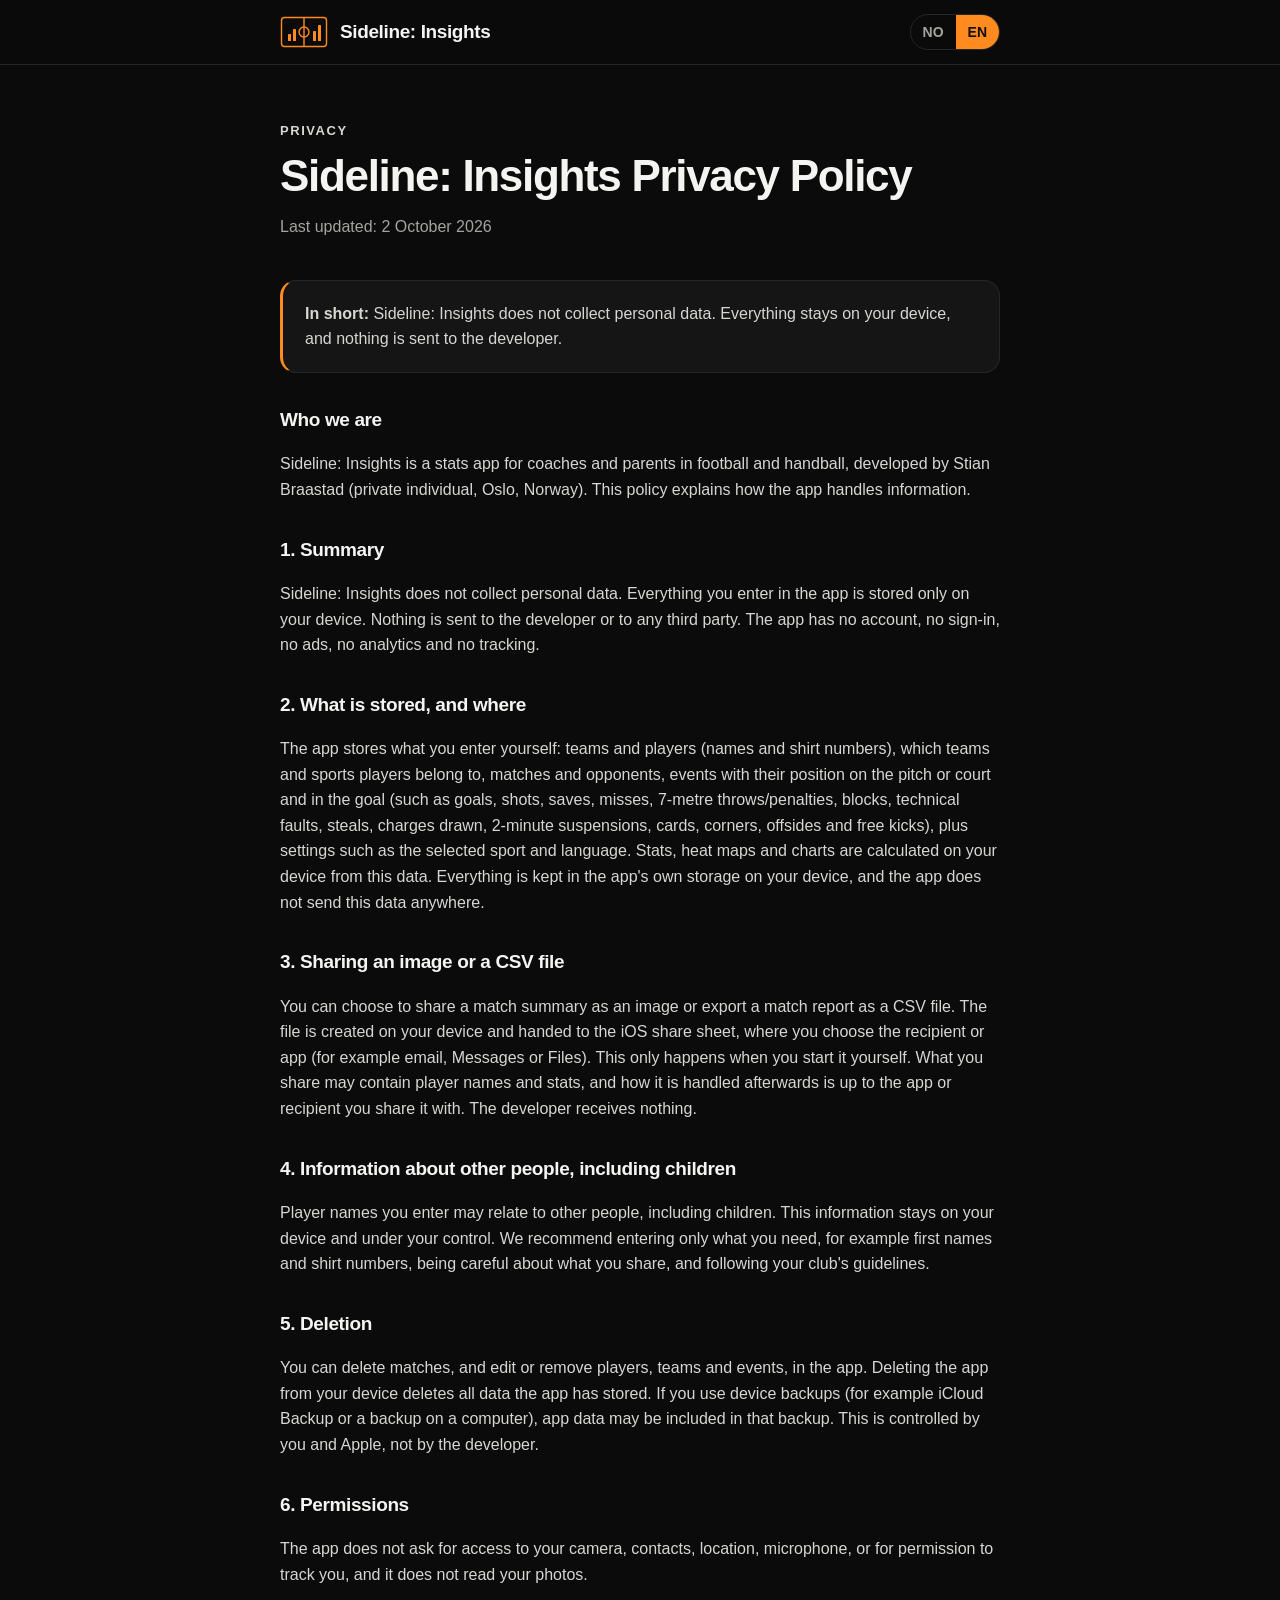
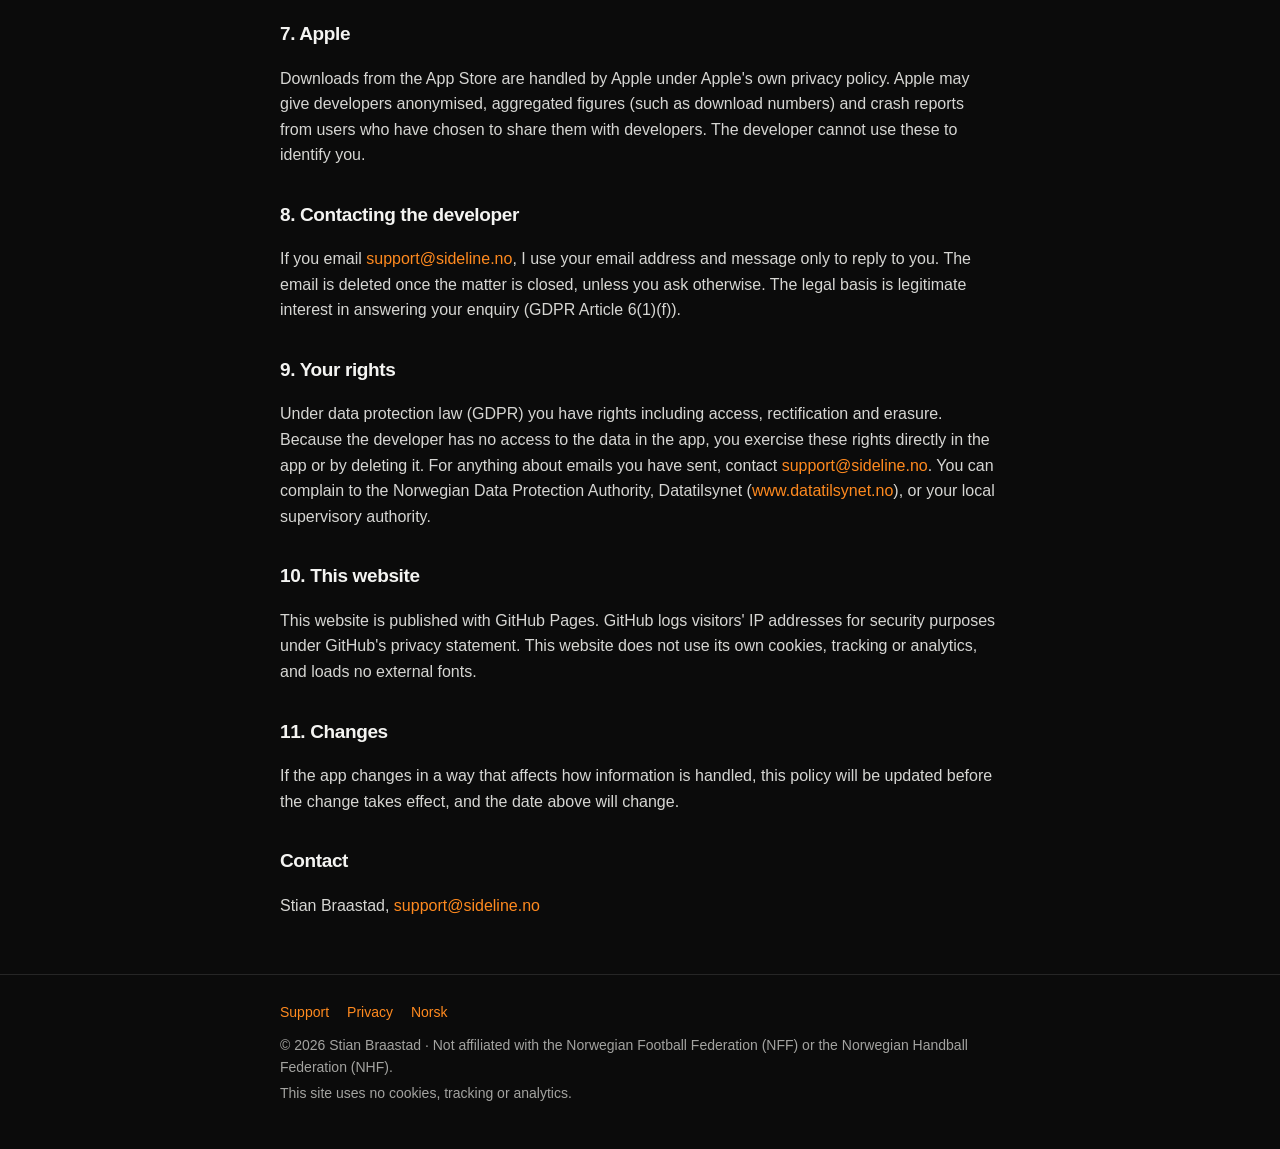
<file: insights/privacy.html>
<!doctype html>
<html lang="en">
<head>
<meta charset="utf-8">
<meta name="viewport" content="width=device-width,initial-scale=1,viewport-fit=cover">
<title>Privacy Policy – Sideline: Insights</title>
<meta name="description" content="Privacy policy for the Sideline: Insights app.">
<meta name="theme-color" content="#0B0B0B">
<meta name="color-scheme" content="dark">
<meta name="referrer" content="no-referrer">
<link rel="stylesheet" href="../style.css">
<link rel="icon" href="data:image/svg+xml,%3Csvg xmlns='http://www.w3.org/2000/svg' viewBox='0 0 48 32'%3E%3Crect width='48' height='32' rx='5' fill='%230B0B0B'/%3E%3Cg fill='none' stroke='%23FF8A1F' stroke-width='2'%3E%3Crect x='3' y='3' width='42' height='26' rx='3'/%3E%3Cline x1='24' y1='3' x2='24' y2='29'/%3E%3Ccircle cx='24' cy='16' r='5'/%3E%3C/g%3E%3C/svg%3E">
</head>
<body>
<header><div class="wrap bar">
<a class="brand" href="en.html"><svg class="logo" viewBox="0 0 48 32" width="48" height="32" aria-hidden="true" focusable="false"><g fill="none" stroke="#FF8A1F" stroke-width="1.4" stroke-linejoin="round"><rect x="1.5" y="1.5" width="45" height="29" rx="3"/><line x1="24" y1="1.5" x2="24" y2="30.5"/><circle cx="24" cy="16" r="5"/></g><g fill="#FF8A1F"><rect x="8" y="18" width="3" height="7" rx=".6"/><rect x="13" y="13" width="3" height="12" rx=".6"/><rect x="33" y="15" width="3" height="10" rx=".6"/><rect x="38" y="9" width="3" height="16" rx=".6"/></g></svg><span>Sideline: Insights</span></a>
<nav class="lang" aria-label="Language"><a href="personvern.html" hreflang="no" lang="no">NO</a><span>EN</span></nav>
</div></header>
<main class="wrap">
<section class="hero policy"><p class="eyebrow">Privacy</p><h1>Sideline: Insights Privacy Policy</h1><p class="meta">Last updated: 2 October 2026</p></section>
<div class="card summary policy"><p style="margin:0"><strong>In short:</strong> Sideline: Insights does not collect personal data. Everything stays on your device, and nothing is sent to the developer.</p></div>
<article class="policy">
<h2>Who we are</h2>
<p>Sideline: Insights is a stats app for coaches and parents in football and handball, developed by Stian Braastad (private individual, Oslo, Norway). This policy explains how the app handles information.</p>
<h2>1. Summary</h2>
<p>Sideline: Insights does not collect personal data. Everything you enter in the app is stored only on your device. Nothing is sent to the developer or to any third party. The app has no account, no sign-in, no ads, no analytics and no tracking.</p>
<h2>2. What is stored, and where</h2>
<p>The app stores what you enter yourself: teams and players (names and shirt numbers), which teams and sports players belong to, matches and opponents, events with their position on the pitch or court and in the goal (such as goals, shots, saves, misses, 7-metre throws/penalties, blocks, technical faults, steals, charges drawn, 2-minute suspensions, cards, corners, offsides and free kicks), plus settings such as the selected sport and language. Stats, heat maps and charts are calculated on your device from this data. Everything is kept in the app's own storage on your device, and the app does not send this data anywhere.</p>
<h2>3. Sharing an image or a CSV file</h2>
<p>You can choose to share a match summary as an image or export a match report as a CSV file. The file is created on your device and handed to the iOS share sheet, where you choose the recipient or app (for example email, Messages or Files). This only happens when you start it yourself. What you share may contain player names and stats, and how it is handled afterwards is up to the app or recipient you share it with. The developer receives nothing.</p>
<h2>4. Information about other people, including children</h2>
<p>Player names you enter may relate to other people, including children. This information stays on your device and under your control. We recommend entering only what you need, for example first names and shirt numbers, being careful about what you share, and following your club's guidelines.</p>
<h2>5. Deletion</h2>
<p>You can delete matches, and edit or remove players, teams and events, in the app. Deleting the app from your device deletes all data the app has stored. If you use device backups (for example iCloud Backup or a backup on a computer), app data may be included in that backup. This is controlled by you and Apple, not by the developer.</p>
<h2>6. Permissions</h2>
<p>The app does not ask for access to your camera, contacts, location, microphone, or for permission to track you, and it does not read your photos.</p>
<h2>7. Apple</h2>
<p>Downloads from the App Store are handled by Apple under Apple's own privacy policy. Apple may give developers anonymised, aggregated figures (such as download numbers) and crash reports from users who have chosen to share them with developers. The developer cannot use these to identify you.</p>
<h2>8. Contacting the developer</h2>
<p>If you email <a href="mailto:support@sideline.no">support@sideline.no</a>, I use your email address and message only to reply to you. The email is deleted once the matter is closed, unless you ask otherwise. The legal basis is legitimate interest in answering your enquiry (GDPR Article 6(1)(f)).</p>
<h2>9. Your rights</h2>
<p>Under data protection law (GDPR) you have rights including access, rectification and erasure. Because the developer has no access to the data in the app, you exercise these rights directly in the app or by deleting it. For anything about emails you have sent, contact <a href="mailto:support@sideline.no">support@sideline.no</a>. You can complain to the Norwegian Data Protection Authority, Datatilsynet (<a href="https://www.datatilsynet.no">www.datatilsynet.no</a>), or your local supervisory authority.</p>
<h2>10. This website</h2>
<p>This website is published with GitHub Pages. GitHub logs visitors' IP addresses for security purposes under GitHub's privacy statement. This website does not use its own cookies, tracking or analytics, and loads no external fonts.</p>
<h2>11. Changes</h2>
<p>If the app changes in a way that affects how information is handled, this policy will be updated before the change takes effect, and the date above will change.</p>
<h2>Contact</h2>
<p>Stian Braastad, <a href="mailto:support@sideline.no">support@sideline.no</a></p>
</article>
</main>
<footer><div class="wrap">
<nav><a href="en.html">Support</a><a href="privacy.html">Privacy</a><a href="personvern.html">Norsk</a></nav>
<p>© 2026 Stian Braastad · Not affiliated with the Norwegian Football Federation (NFF) or the Norwegian Handball Federation (NHF).</p>
<p>This site uses no cookies, tracking or analytics.</p>
</div></footer>
</body>
</html>
</file>
<file: style.css>
:root{--bg:#0B0B0B;--card:#151515;--line:#262626;--text:#F4F4F2;--muted:#A3A3A0;--accent:#FF8A1F;--accent-2:#FFB066}
*{box-sizing:border-box}
html{-webkit-text-size-adjust:100%}
body{margin:0;background:var(--bg);color:var(--text);font:16px/1.6 -apple-system,BlinkMacSystemFont,"SF Pro Text","Segoe UI",Roboto,"Helvetica Neue",Arial,sans-serif;-webkit-font-smoothing:antialiased}
a{color:var(--accent);text-decoration:none}
a:hover,a:focus-visible{color:var(--accent-2);text-decoration:underline}
.wrap{max-width:760px;margin:0 auto;padding:0 20px}
header{border-bottom:1px solid var(--line);position:sticky;top:0;background:rgba(11,11,11,.92);backdrop-filter:saturate(1.4) blur(10px);-webkit-backdrop-filter:saturate(1.4) blur(10px);z-index:2}
.bar{display:flex;align-items:center;justify-content:space-between;height:64px;gap:12px}
.brand{display:flex;align-items:center;gap:12px;color:var(--text);font-weight:750;font-size:19px;letter-spacing:-.02em}
.brand:hover{text-decoration:none;color:var(--text)}
.lang{display:flex;border:1px solid var(--line);border-radius:999px;overflow:hidden;font-size:14px;font-weight:600}
.lang a,.lang span{padding:6px 12px;color:var(--muted)}
.lang span{background:var(--accent);color:#111}
.lang a:hover{color:var(--text);text-decoration:none}
.hero{padding:56px 0 28px}
.eyebrow{color:var(--accent);font-size:13px;font-weight:700;letter-spacing:.12em;text-transform:uppercase;margin:0 0 10px}
h1{font-size:clamp(30px,6vw,44px);line-height:1.1;letter-spacing:-.03em;margin:0 0 14px}
h2{font-size:22px;letter-spacing:-.02em;margin:40px 0 12px}
h3{font-size:17px;margin:0 0 6px}
.lead{color:var(--muted);font-size:18px;margin:0}
.card{background:var(--card);border:1px solid var(--line);border-radius:16px;padding:20px 22px;margin:12px 0}
.faq .card p{margin:0;color:var(--muted)}
ul.features{list-style:none;padding:0;margin:0;display:grid;grid-template-columns:repeat(auto-fit,minmax(220px,1fr));gap:10px}
ul.features li{background:var(--card);border:1px solid var(--line);border-radius:14px;padding:14px 16px;color:var(--muted)}
ul.features li strong{display:block;color:var(--text);font-weight:650;margin-bottom:2px}
.contact{border-color:rgba(255,138,31,.45)}
.placeholder{display:inline-block;background:rgba(255,138,31,.14);color:var(--accent-2);border:1px dashed var(--accent);border-radius:6px;padding:0 6px;font-weight:650}
.policy h2{font-size:19px;margin:32px 0 8px}
.policy p,.policy li{color:#D6D6D3}
.policy .meta{color:var(--muted);margin:0}
.summary{border-left:3px solid var(--accent)}
footer{border-top:1px solid var(--line);margin-top:56px;padding:26px 0 40px;color:var(--muted);font-size:14px}
footer nav{display:flex;flex-wrap:wrap;gap:8px 18px;margin-bottom:10px}
footer p{margin:4px 0}
</file>
